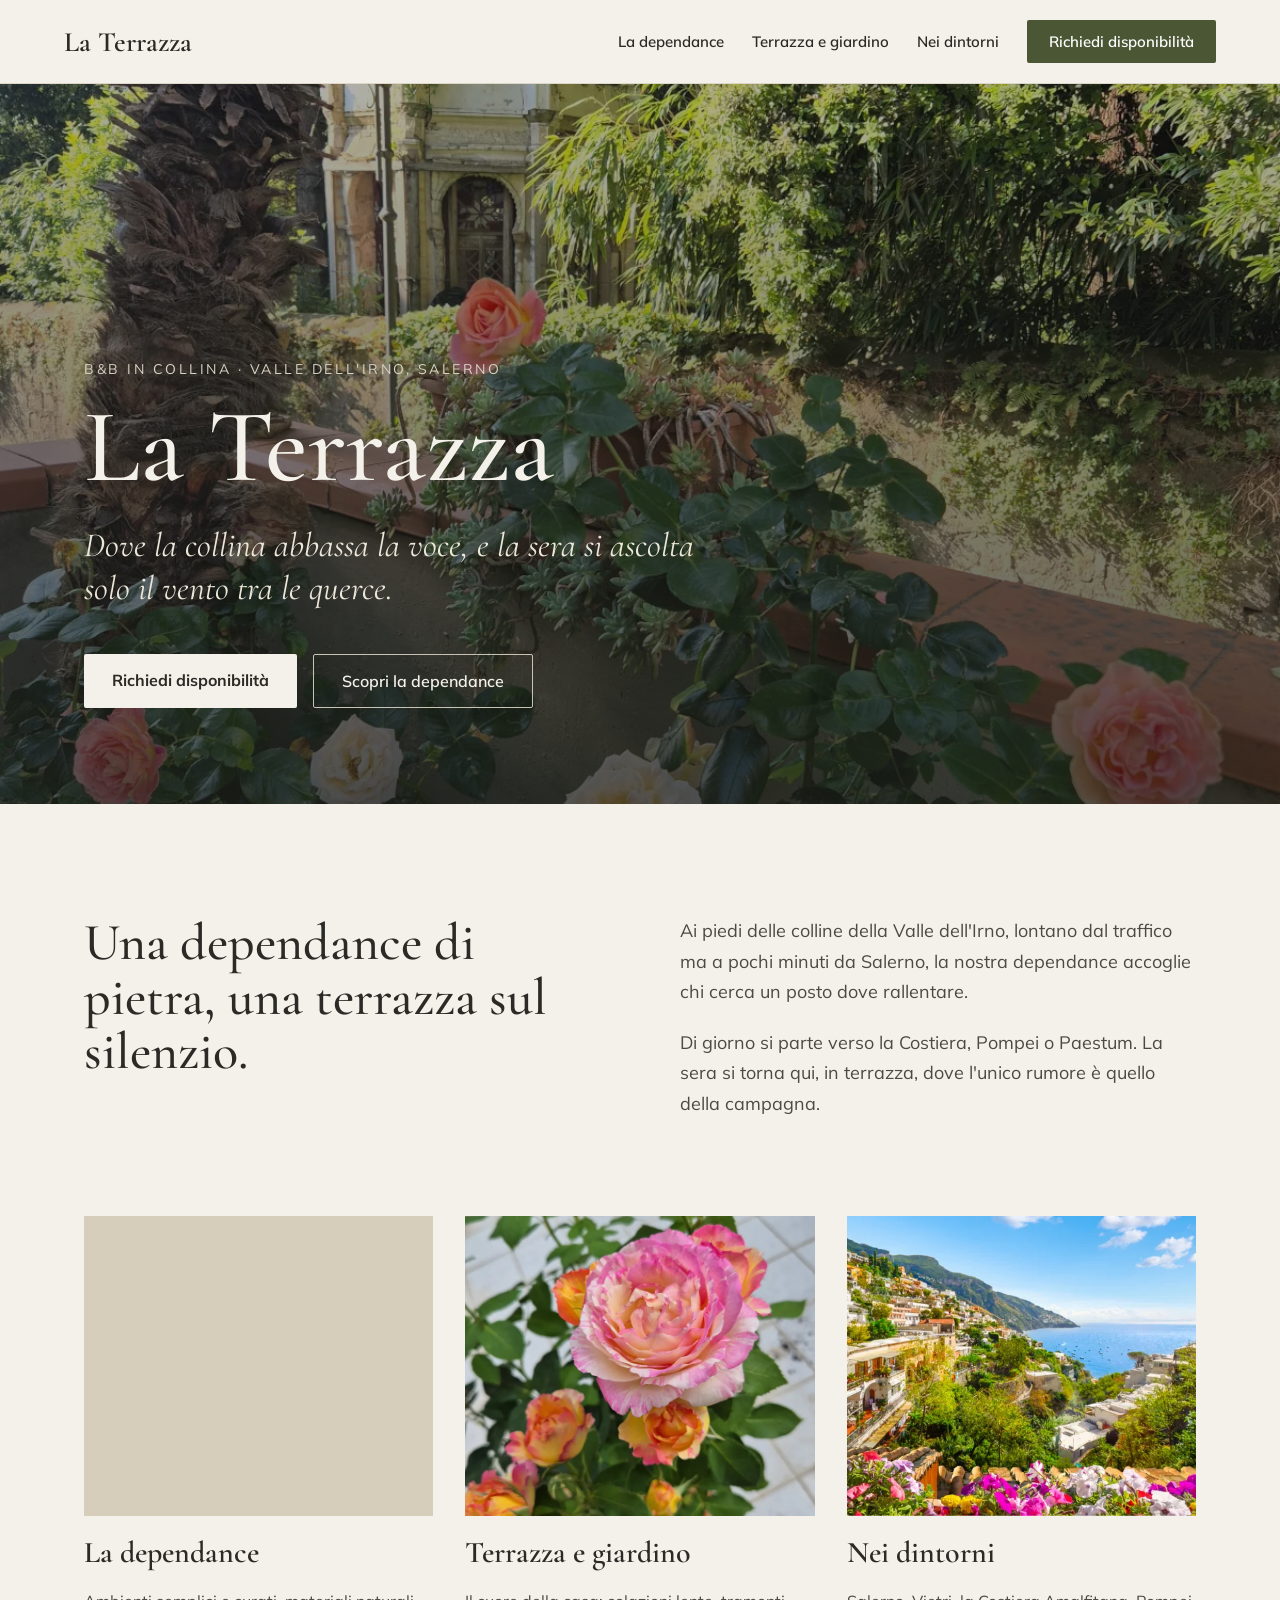
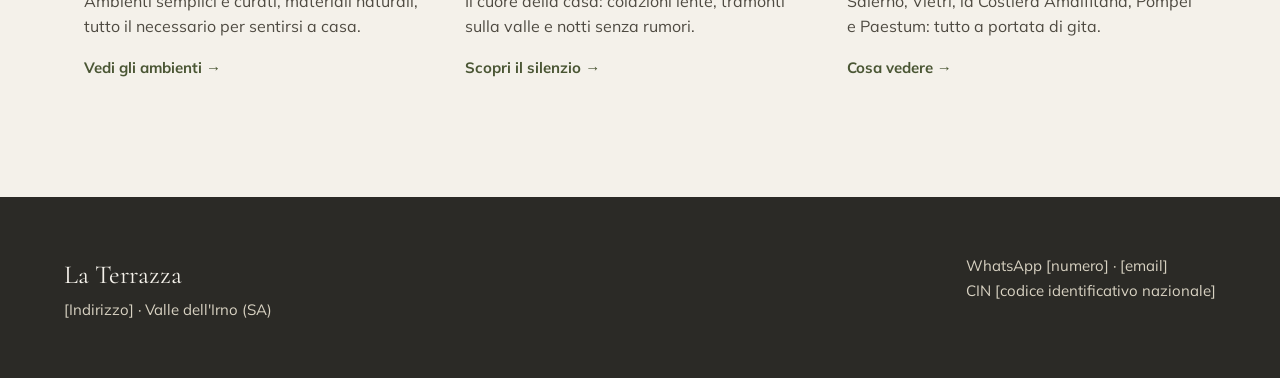
<file: index.html>
<!doctype html>
<html lang="it">
  <head>
    <meta charset="utf-8" />
    <meta name="viewport" content="width=device-width, initial-scale=1" />
    <title>La Terrazza – Home</title>
    <meta
      name="description"
      content="B&B rustico in collina nella Valle dell'Irno, a pochi minuti da Salerno e dalla Costiera Amalfitana."
    />
    <link rel="preconnect" href="https://fonts.googleapis.com" />
    <link
      href="https://fonts.googleapis.com/css2?family=Cormorant+Garamond:ital,wght@0,500;0,600;1,500&family=Mulish:wght@400;600;700&display=swap"
      rel="stylesheet"
    />
    <style>
      body {
        margin: 0;
        background: #f4f1ea;
      }
      a {
        color: #4a5634;
      }
      a:hover {
        color: #2f3820;
      }
    </style>
    <link rel="stylesheet" href="style.css" />
    <script src="menu.js" defer></script>
  </head>
  <body>
    <div
      style="
        font-family: &quot;Mulish&quot;, sans-serif;
        color: #2b2a26;
        background: #f4f1ea;
        min-height: 100vh;
      "
    >
      <header
        class="site-header"
        style="
          display: flex;
          flex-wrap: wrap;
          align-items: center;
          justify-content: space-between;
          gap: 16px 32px;
          padding: 20px 5%;
          border-bottom: 1px solid #ddd6c8;
          background: #f4f1ea;
        "
      >
        <a
          href="index.html"
          style="
            font-family: &quot;Cormorant Garamond&quot;, serif;
            font-size: 28px;
            font-weight: 600;
            color: #2b2a26;
            text-decoration: none;
          "
          >La Terrazza</a
        >
        <button
          type="button"
          class="menu-toggle"
          aria-expanded="false"
          aria-controls="menu-principale"
          aria-label="Apri il menu"
        >
          <svg
            class="icon-burger"
            aria-hidden="true"
            width="24"
            height="24"
            viewBox="0 0 24 24"
            fill="none"
            stroke="currentColor"
            stroke-width="1.8"
            stroke-linecap="round"
          >
            <path d="M4 7h16M4 12h16M4 17h16"></path>
          </svg>
          <svg
            class="icon-close"
            aria-hidden="true"
            width="24"
            height="24"
            viewBox="0 0 24 24"
            fill="none"
            stroke="currentColor"
            stroke-width="1.8"
            stroke-linecap="round"
          >
            <path d="M6 6l12 12M18 6L6 18"></path>
          </svg>
        </button>
        <nav
          id="menu-principale"
          class="site-nav"
          aria-label="Principale"
          style="
            display: flex;
            flex-wrap: wrap;
            align-items: center;
            gap: 8px 28px;
            font-size: 15px;
            font-weight: 600;
          "
        >
          <a
            href="dependance.html"
            style="color: #2b2a26; text-decoration: none; padding: 12px 0"
            >La dependance</a
          >
          <a
            href="terrazza.html"
            style="color: #2b2a26; text-decoration: none; padding: 12px 0"
            >Terrazza e giardino</a
          >
          <a
            href="dintorni.html"
            style="color: #2b2a26; text-decoration: none; padding: 12px 0"
            >Nei dintorni</a
          >
          <a
            href="contatti.html"
            style="
              color: #ffffff;
              background: #4a5634;
              text-decoration: none;
              padding: 12px 22px;
              border-radius: 2px;
            "
            >Richiedi disponibilità</a
          >
        </nav>
      </header>

      <section
        style="
          position: relative;
          height: 720px;
          background:
            linear-gradient(rgba(25, 28, 20, 0.35), rgba(25, 28, 20, 0.72)),
            url('img/terrazza/gard1.webp')
              center / cover no-repeat #3b4130;
          display: flex;
          align-items: flex-end;
          overflow: hidden;
        "
      >

        <div
          style="
            width: 100%;
            max-width: 1240px;
            margin: 0 auto;
            padding: 0 5% 96px;
            box-sizing: border-box;
          "
        >
          <p
            style="
              margin: 0 0 20px;
              font-size: 14px;
              letter-spacing: 0.18em;
              text-transform: uppercase;
              color: #d8d2c2;
            "
          >
            B&amp;B in collina · Valle dell'Irno, Salerno
          </p>
          <h1
            style="
              margin: 0;
              font-family: &quot;Cormorant Garamond&quot;, serif;
              font-weight: 500;
              font-size: 104px;
              line-height: 0.95;
              color: #f4f1ea;
            "
          >
            La Terrazza
          </h1>
          <p
            style="
              margin: 28px 0 0;
              max-width: 620px;
              font-family: &quot;Cormorant Garamond&quot;, serif;
              font-style: italic;
              font-size: 34px;
              line-height: 1.25;
              color: #ede7da;
            "
          >
            Dove la collina abbassa la voce, e la sera si ascolta solo il vento
            tra le querce.
          </p>
          <div
            style="display: flex; flex-wrap: wrap; gap: 16px; margin-top: 44px"
          >
            <a
              href="contatti.html"
              style="
                background: #f4f1ea;
                color: #2b2a26;
                text-decoration: none;
                font-weight: 700;
                font-size: 16px;
                padding: 16px 28px;
                border-radius: 2px;
              "
              >Richiedi disponibilità</a
            >
            <a
              href="dependance.html"
              style="
                color: #f4f1ea;
                text-decoration: none;
                font-weight: 600;
                font-size: 16px;
                padding: 16px 28px;
                border: 1px solid #c9c3b3;
                border-radius: 2px;
              "
              >Scopri la dependance</a
            >
          </div>
        </div>
      </section>

      <section
        style="
          max-width: 1240px;
          margin: 0 auto;
          padding: 112px 5% 64px;
          box-sizing: border-box;
          display: grid;
          grid-template-columns: repeat(auto-fit, minmax(320px, 1fr));
          gap: 48px 80px;
          align-items: start;
        "
      >
        <h2
          style="
            margin: 0;
            font-family: &quot;Cormorant Garamond&quot;, serif;
            font-weight: 500;
            font-size: 52px;
            line-height: 1.05;
          "
        >
          Una dependance di pietra, una terrazza sul silenzio.
        </h2>
        <div style="font-size: 18px; line-height: 1.7; color: #4e4a41">
          <p style="margin: 0 0 20px">
            Ai piedi delle colline della Valle dell'Irno, lontano dal traffico
            ma a pochi minuti da Salerno, la nostra dependance accoglie chi
            cerca un posto dove rallentare.
          </p>
          <p style="margin: 0">
            Di giorno si parte verso la Costiera, Pompei o Paestum. La sera si
            torna qui, in terrazza, dove l'unico rumore è quello della campagna.
          </p>
        </div>
      </section>

      <section
        style="
          max-width: 1240px;
          margin: 0 auto;
          padding: 32px 5% 120px;
          box-sizing: border-box;
          display: grid;
          grid-template-columns: repeat(auto-fit, minmax(300px, 1fr));
          gap: 32px;
        "
      >
        <a
          href="dependance.html"
          style="
            display: flex;
            flex-direction: column;
            gap: 18px;
            text-decoration: none;
            color: #2b2a26;
          "
        >
          <div
            role="img"
            aria-label="Camera con travi a vista (foto temporanea)"
            style="
              height: 300px;
              background: #d6cdbb
                url(&quot;https://images.unsplash.com/photo-1752942158170-38cd41c574d6?auto=format&fit=crop&w=1600&q=70&quot;)
                center / cover no-repeat;
              display: flex;
              align-items: flex-end;
              padding: 16px;
              box-sizing: border-box;
              font-size: 12px;
              letter-spacing: 0.12em;
              text-transform: uppercase;
              color: #3f3b33;
            "
          >
          </div>
          <span
            style="
              font-family: &quot;Cormorant Garamond&quot;, serif;
              font-size: 30px;
              font-weight: 600;
            "
            >La dependance</span
          >
          <span style="font-size: 16px; line-height: 1.6; color: #4e4a41"
            >Ambienti semplici e curati, materiali naturali, tutto il necessario
            per sentirsi a casa.</span
          >
          <span style="font-size: 15px; font-weight: 700; color: #4a5634"
            >Vedi gli ambienti →</span
          >
        </a>
        <a
          href="terrazza.html"
          style="
            display: flex;
            flex-direction: column;
            gap: 18px;
            text-decoration: none;
            color: #2b2a26;
          "
        >
          <div
            role="img"
            aria-label="Laghetto in giardino con anatre (foto temporanea)"
            style="
              height: 300px;
              background: #d6cdbb
                url('img/terrazza/rose1.webp')
                center / cover no-repeat;
              display: flex;
              align-items: flex-end;
              padding: 16px;
              box-sizing: border-box;
              font-size: 12px;
              letter-spacing: 0.12em;
              text-transform: uppercase;
              color: #3f3b33;
            "
          >
          </div>
          <span
            style="
              font-family: &quot;Cormorant Garamond&quot;, serif;
              font-size: 30px;
              font-weight: 600;
            "
            >Terrazza e giardino</span
          >
          <span style="font-size: 16px; line-height: 1.6; color: #4e4a41"
            >Il cuore della casa: colazioni lente, tramonti sulla valle e notti
            senza rumori.</span
          >
          <span style="font-size: 15px; font-weight: 700; color: #4a5634"
            >Scopri il silenzio →</span
          >
        </a>
        <a
          href="dintorni.html"
          style="
            display: flex;
            flex-direction: column;
            gap: 18px;
            text-decoration: none;
            color: #2b2a26;
          "
        >
          <div
            role="img"
            aria-label="Case sulla scogliera della Costiera Amalfitana (foto temporanea)"
            style="
              height: 300px;
              background: #d6cdbb
                url('img/dintorni/dint.webp')
                center / cover no-repeat;
              display: flex;
              align-items: flex-end;
              padding: 16px;
              box-sizing: border-box;
              font-size: 12px;
              letter-spacing: 0.12em;
              text-transform: uppercase;
              color: #3f3b33;
            "
          >

          </div>
          <span
            style="
              font-family: &quot;Cormorant Garamond&quot;, serif;
              font-size: 30px;
              font-weight: 600;
            "
            >Nei dintorni</span
          >
          <span style="font-size: 16px; line-height: 1.6; color: #4e4a41"
            >Salerno, Vietri, la Costiera Amalfitana, Pompei e Paestum: tutto a
            portata di gita.</span
          >
          <span style="font-size: 15px; font-weight: 700; color: #4a5634"
            >Cosa vedere →</span
          >
        </a>
      </section>

      <footer
        style="
          background: #2b2a26;
          color: #d8d2c2;
          padding: 56px 5%;
          display: flex;
          flex-wrap: wrap;
          justify-content: space-between;
          gap: 24px 48px;
          font-size: 15px;
          line-height: 1.7;
        "
      >
        <div>
          <div
            style="
              font-family: &quot;Cormorant Garamond&quot;, serif;
              font-size: 26px;
              color: #f4f1ea;
            "
          >
            La Terrazza
          </div>
          <div>[Indirizzo] · Valle dell'Irno (SA)</div>
        </div>
        <div>
          <div>WhatsApp [numero] · [email]</div>
          <div>CIN [codice identificativo nazionale]</div>
        </div>
      </footer>
    </div>
  </body>
</html>
</file>
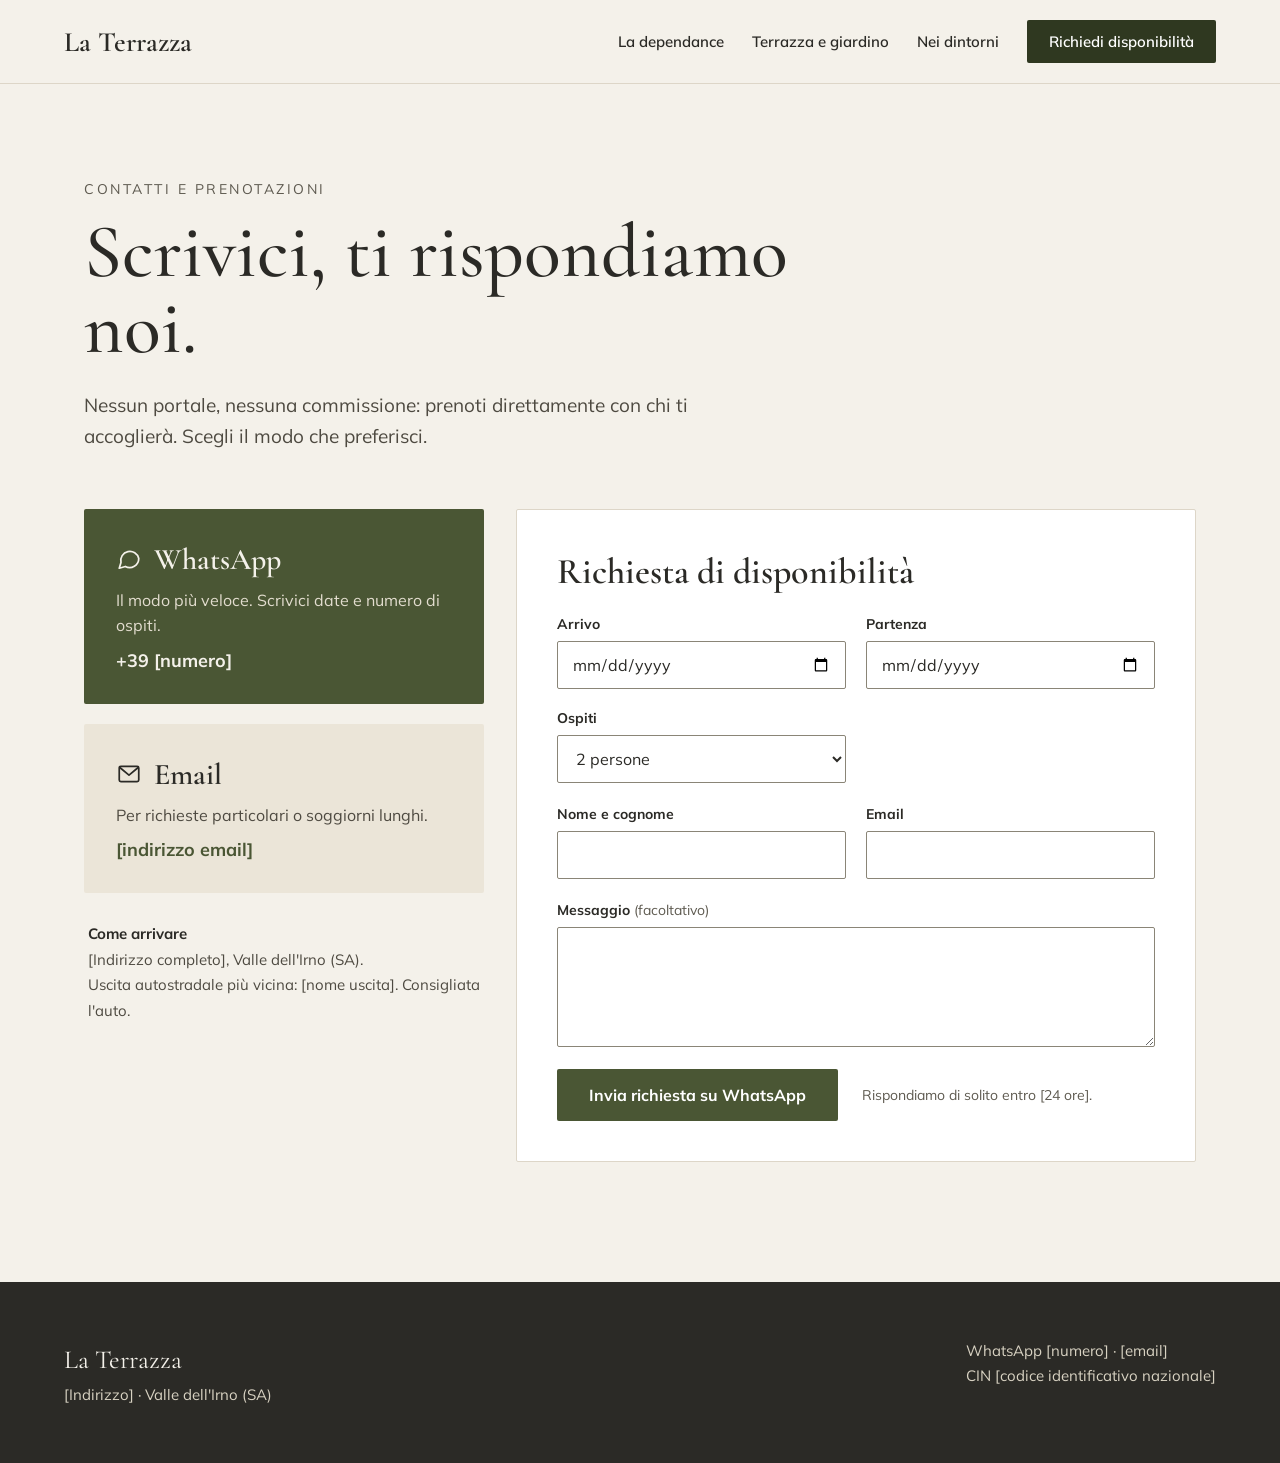
<file: contatti.html>
<!doctype html>
<html lang="it">
<head>
<meta charset="utf-8">
<meta name="viewport" content="width=device-width, initial-scale=1">
<title>La Terrazza – Contatti e prenotazioni</title>
<meta name="description" content="Contatti e richiesta di disponibilità: WhatsApp ed email.">
<link rel="preconnect" href="https://fonts.googleapis.com">
<link href="https://fonts.googleapis.com/css2?family=Cormorant+Garamond:ital,wght@0,500;0,600;1,500&family=Mulish:wght@400;600;700&display=swap" rel="stylesheet">
<style>
body{margin:0;background:#F4F1EA}
a{color:#4A5634}a:hover{color:#2F3820}
input,select,textarea{font:inherit;color:#2B2A26;background:#FFFFFF;border:1px solid #8A8577;border-radius:2px;padding:12px 14px;min-height:48px;box-sizing:border-box;width:100%}
input:focus,select:focus,textarea:focus{outline:2px solid #4A5634;outline-offset:1px}
</style>
<link rel="stylesheet" href="style.css">
<script src="menu.js" defer></script>
</head>
<body>
<div style="font-family: 'Mulish', sans-serif; color: #2B2A26; background: #F4F1EA; min-height: 100vh">

<header class="site-header" style="display: flex; flex-wrap: wrap; align-items: center; justify-content: space-between; gap: 16px 32px; padding: 20px 5%; border-bottom: 1px solid #DDD6C8; background: #F4F1EA">
<a href="index.html" style="font-family: 'Cormorant Garamond', serif; font-size: 28px; font-weight: 600; color: #2B2A26; text-decoration: none">La Terrazza</a>
<button type="button" class="menu-toggle" aria-expanded="false" aria-controls="menu-principale" aria-label="Apri il menu">
<svg class="icon-burger" aria-hidden="true" width="24" height="24" viewBox="0 0 24 24" fill="none" stroke="currentColor" stroke-width="1.8" stroke-linecap="round"><path d="M4 7h16M4 12h16M4 17h16"></path></svg>
<svg class="icon-close" aria-hidden="true" width="24" height="24" viewBox="0 0 24 24" fill="none" stroke="currentColor" stroke-width="1.8" stroke-linecap="round"><path d="M6 6l12 12M18 6L6 18"></path></svg>
</button>
<nav id="menu-principale" class="site-nav" aria-label="Principale" style="display: flex; flex-wrap: wrap; align-items: center; gap: 8px 28px; font-size: 15px; font-weight: 600">
<a href="dependance.html" style="color: #2B2A26; text-decoration: none; padding: 12px 0">La dependance</a>
<a href="terrazza.html" style="color: #2B2A26; text-decoration: none; padding: 12px 0">Terrazza e giardino</a>
<a href="dintorni.html" style="color: #2B2A26; text-decoration: none; padding: 12px 0">Nei dintorni</a>
<a href="contatti.html" aria-current="page" style="color: #FFFFFF; background: #2F3820; text-decoration: none; padding: 12px 22px; border-radius: 2px">Richiedi disponibilità</a>
</nav>
</header>

<section style="max-width: 1240px; margin: 0 auto; padding: 96px 5% 56px; box-sizing: border-box">
<p style="margin: 0 0 16px; font-size: 14px; letter-spacing: 0.18em; text-transform: uppercase; color: #5E5A50">Contatti e prenotazioni</p>
<h1 style="margin: 0; max-width: 820px; font-family: 'Cormorant Garamond', serif; font-weight: 500; font-size: 76px; line-height: 1">Scrivici, ti rispondiamo noi.</h1>
<p style="margin: 24px 0 0; max-width: 640px; font-size: 19px; line-height: 1.65; color: #4E4A41">Nessun portale, nessuna commissione: prenoti direttamente con chi ti accoglierà. Scegli il modo che preferisci.</p>
</section>

<section style="max-width: 1240px; margin: 0 auto; padding: 0 5% 120px; box-sizing: border-box; display: flex; flex-wrap: wrap; gap: 32px; align-items: flex-start">

<div style="flex: 1 1 320px; display: flex; flex-direction: column; gap: 20px">
<a href="https://wa.me/39XXXXXXXXXX" style="display: flex; flex-direction: column; gap: 10px; background: #4A5634; color: #F4F1EA; text-decoration: none; padding: 32px; border-radius: 2px">
<span style="display: flex; align-items: center; gap: 12px; font-family: 'Cormorant Garamond', serif; font-size: 30px; font-weight: 600">
<svg aria-hidden="true" width="26" height="26" viewBox="0 0 24 24" fill="none" stroke="currentColor" stroke-width="1.6" stroke-linecap="round" stroke-linejoin="round"><path d="M21 11.5a8.4 8.4 0 0 1-12.4 7.4L3 20.5l1.6-5.3A8.4 8.4 0 1 1 21 11.5z"></path></svg>
WhatsApp
</span>
<span style="font-size: 16px; line-height: 1.6; color: #E3DDCF">Il modo più veloce. Scrivici date e numero di ospiti.</span>
<span style="font-size: 18px; font-weight: 700">+39 [numero]</span>
</a>
<a href="mailto:" style="display: flex; flex-direction: column; gap: 10px; background: #EBE5D8; color: #2B2A26; text-decoration: none; padding: 32px; border-radius: 2px">
<span style="display: flex; align-items: center; gap: 12px; font-family: 'Cormorant Garamond', serif; font-size: 30px; font-weight: 600">
<svg aria-hidden="true" width="26" height="26" viewBox="0 0 24 24" fill="none" stroke="currentColor" stroke-width="1.6" stroke-linecap="round" stroke-linejoin="round"><rect x="3" y="5" width="18" height="14" rx="1.5"></rect><path d="M3.5 6l8.5 7 8.5-7"></path></svg>
Email
</span>
<span style="font-size: 16px; line-height: 1.6; color: #4E4A41">Per richieste particolari o soggiorni lunghi.</span>
<span style="font-size: 18px; font-weight: 700; color: #4A5634">[indirizzo email]</span>
</a>
<div style="padding: 8px 4px; font-size: 15px; line-height: 1.7; color: #4E4A41">
<strong style="color: #2B2A26">Come arrivare</strong><br>
[Indirizzo completo], Valle dell'Irno (SA).<br>
Uscita autostradale più vicina: [nome uscita]. Consigliata l'auto.
</div>
</div>

<div style="flex: 2 1 520px; min-width: 0; background: #FFFFFF; border: 1px solid #DDD6C8; padding: 40px; box-sizing: border-box; border-radius: 2px">
<div id="form-box">
<form id="richiesta" style="display: flex; flex-direction: column; gap: 22px">
<h2 style="margin: 0; font-family: 'Cormorant Garamond', serif; font-weight: 600; font-size: 36px">Richiesta di disponibilità</h2>
<div style="display: grid; grid-template-columns: repeat(auto-fit, minmax(200px, 1fr)); gap: 20px">
<div style="display: flex; flex-direction: column; gap: 8px"><label for="arrivo" style="font-size: 14px; font-weight: 700">Arrivo</label><input id="arrivo" type="date" required></div>
<div style="display: flex; flex-direction: column; gap: 8px"><label for="partenza" style="font-size: 14px; font-weight: 700">Partenza</label><input id="partenza" type="date" required></div>
<div style="display: flex; flex-direction: column; gap: 8px"><label for="ospiti" style="font-size: 14px; font-weight: 700">Ospiti</label>
<select id="ospiti"><option>1 persona</option><option selected>2 persone</option><option>3 persone</option><option>4 persone</option></select></div>
</div>
<div style="display: grid; grid-template-columns: repeat(auto-fit, minmax(240px, 1fr)); gap: 20px">
<div style="display: flex; flex-direction: column; gap: 8px"><label for="nome" style="font-size: 14px; font-weight: 700">Nome e cognome</label><input id="nome" type="text" required autocomplete="name"></div>
<div style="display: flex; flex-direction: column; gap: 8px"><label for="email" style="font-size: 14px; font-weight: 700">Email</label><input id="email" type="email" autocomplete="email"></div>
</div>
<div style="display: flex; flex-direction: column; gap: 8px"><label for="messaggio" style="font-size: 14px; font-weight: 700">Messaggio <span style="font-weight: 400; color: #5E5A50">(facoltativo)</span></label><textarea id="messaggio" rows="4" style="min-height: 120px; resize: vertical"></textarea></div>
<div style="display: flex; flex-wrap: wrap; align-items: center; gap: 16px 24px">
<button type="submit" style="font: inherit; font-weight: 700; font-size: 16px; color: #FFFFFF; background: #4A5634; border: 0; border-radius: 2px; padding: 16px 32px; min-height: 52px; cursor: pointer">Invia richiesta su WhatsApp</button>
<span style="font-size: 14px; color: #5E5A50">Rispondiamo di solito entro [24 ore].</span>
</div>
</form>
</div>
<div id="sent-box" hidden>
<div role="status" style="display: flex; flex-direction: column; gap: 16px; padding: 48px 0; text-align: center; align-items: center">
<svg aria-hidden="true" width="48" height="48" viewBox="0 0 24 24" fill="none" stroke="#4A5634" stroke-width="1.5" stroke-linecap="round" stroke-linejoin="round"><circle cx="12" cy="12" r="9.5"></circle><path d="M7.5 12.5l3 3 6-6.5"></path></svg>
<h2 style="margin: 0; font-family: 'Cormorant Garamond', serif; font-weight: 600; font-size: 36px">Grazie, richiesta ricevuta.</h2>
<p style="margin: 0; max-width: 420px; font-size: 17px; line-height: 1.6; color: #4E4A41">Abbiamo aperto WhatsApp con il tuo messaggio già pronto: premi invio e ti rispondiamo presto con disponibilità e prezzo.</p>
<button type="button" id="nuova" style="font: inherit; font-weight: 600; font-size: 15px; color: #4A5634; background: transparent; border: 1px solid #4A5634; border-radius: 2px; padding: 12px 24px; min-height: 44px; cursor: pointer">Nuova richiesta</button>
</div>
</div>
</div>

</section>

<footer style="background: #2B2A26; color: #D8D2C2; padding: 56px 5%; display: flex; flex-wrap: wrap; justify-content: space-between; gap: 24px 48px; font-size: 15px; line-height: 1.7">
<div>
<div style="font-family: 'Cormorant Garamond', serif; font-size: 26px; color: #F4F1EA">La Terrazza</div>
<div>[Indirizzo] · Valle dell'Irno (SA)</div>
</div>
<div>
<div>WhatsApp [numero] · [email]</div>
<div>CIN [codice identificativo nazionale]</div>
</div>
</footer>

</div>
<script>
// ⚠️ Sostituisci con il tuo numero WhatsApp: prefisso 39 + numero, senza spazi né "+"
const WHATSAPP = "39XXXXXXXXXX";
const form = document.getElementById("richiesta");
form.addEventListener("submit", function (e) {
  e.preventDefault();
  const v = (id) => document.getElementById(id).value.trim();
  const fmt = (d) => d ? d.split("-").reverse().join("/") : "";
  const testo = "Ciao! Vorrei sapere se la dependance è disponibile.\n"
    + "Arrivo: " + fmt(v("arrivo")) + "\nPartenza: " + fmt(v("partenza"))
    + "\nOspiti: " + v("ospiti") + "\nNome: " + v("nome")
    + (v("email") ? "\nEmail: " + v("email") : "")
    + (v("messaggio") ? "\n\n" + v("messaggio") : "");
  window.open("https://wa.me/" + WHATSAPP + "?text=" + encodeURIComponent(testo), "_blank");
  document.getElementById("form-box").hidden = true;
  document.getElementById("sent-box").hidden = false;
});
document.getElementById("nuova").addEventListener("click", function () {
  form.reset();
  document.getElementById("sent-box").hidden = true;
  document.getElementById("form-box").hidden = false;
});
</script>
</body>
</html>
</file>
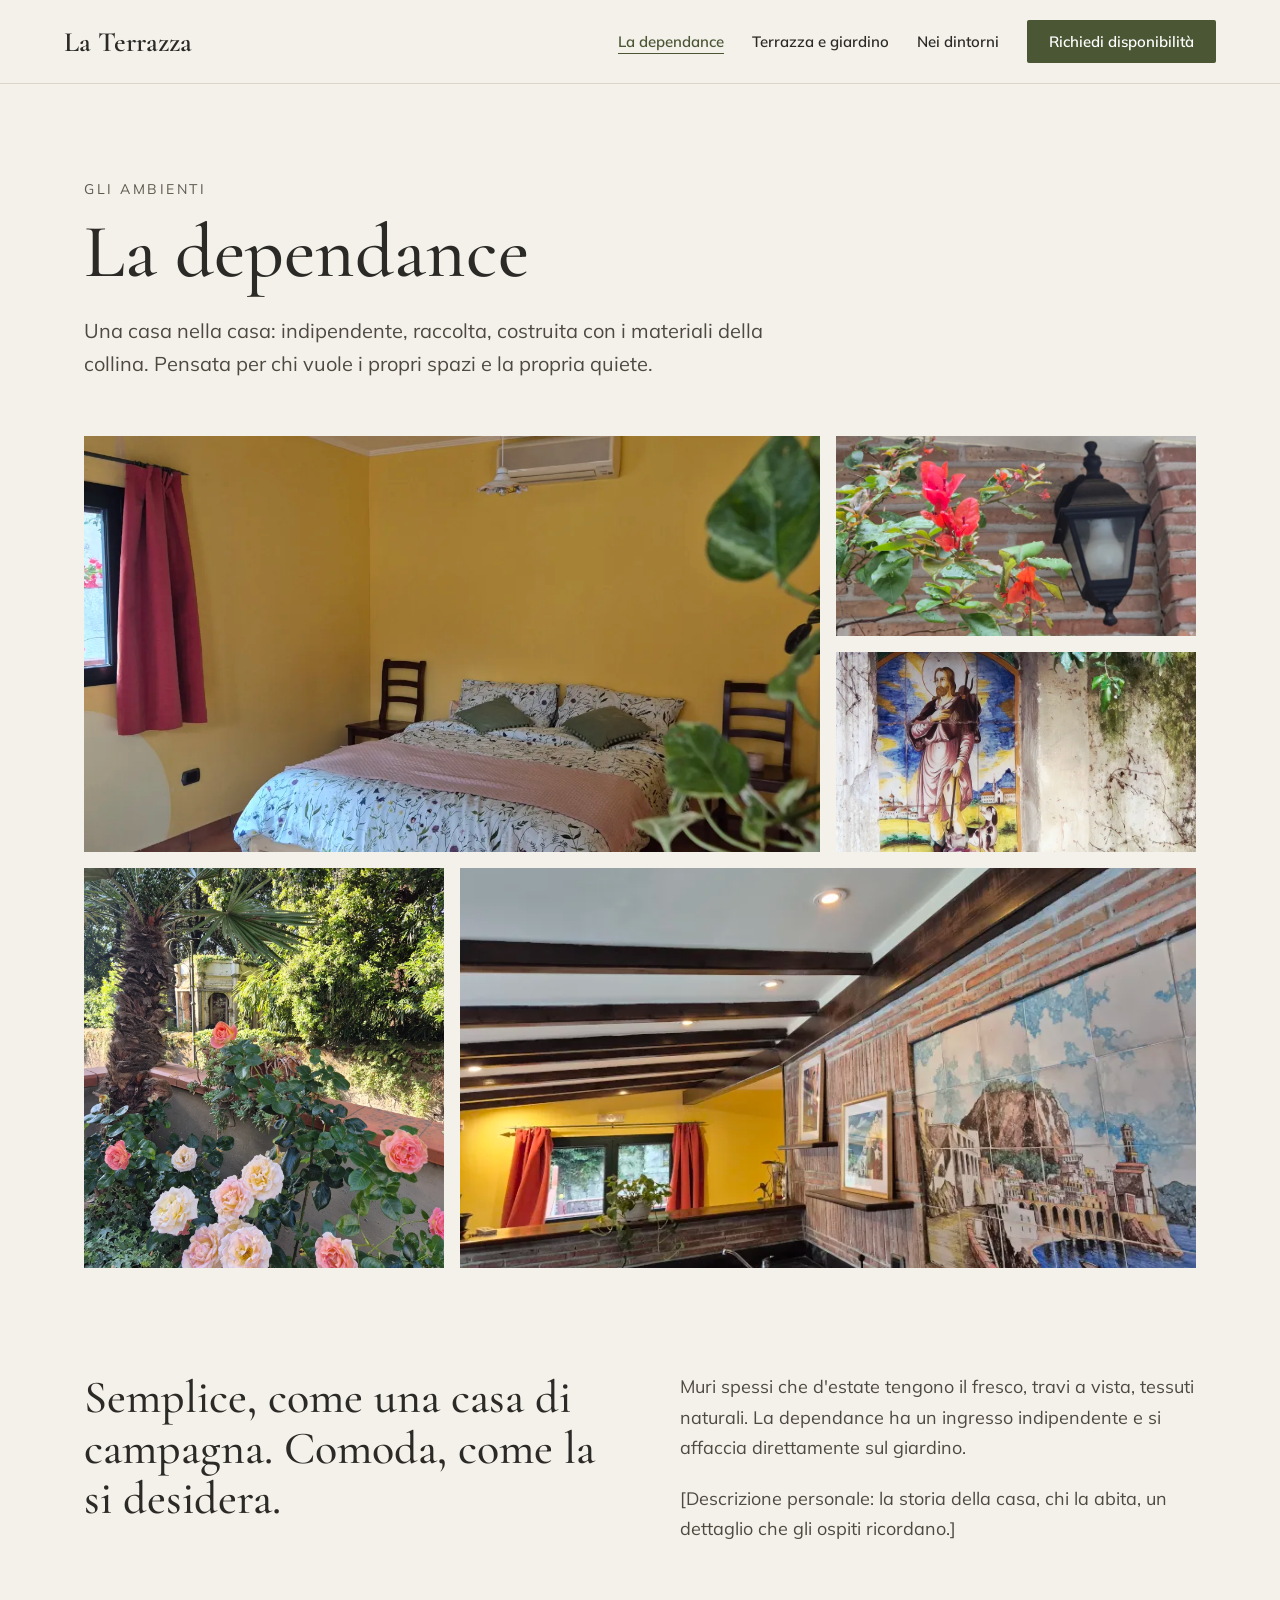
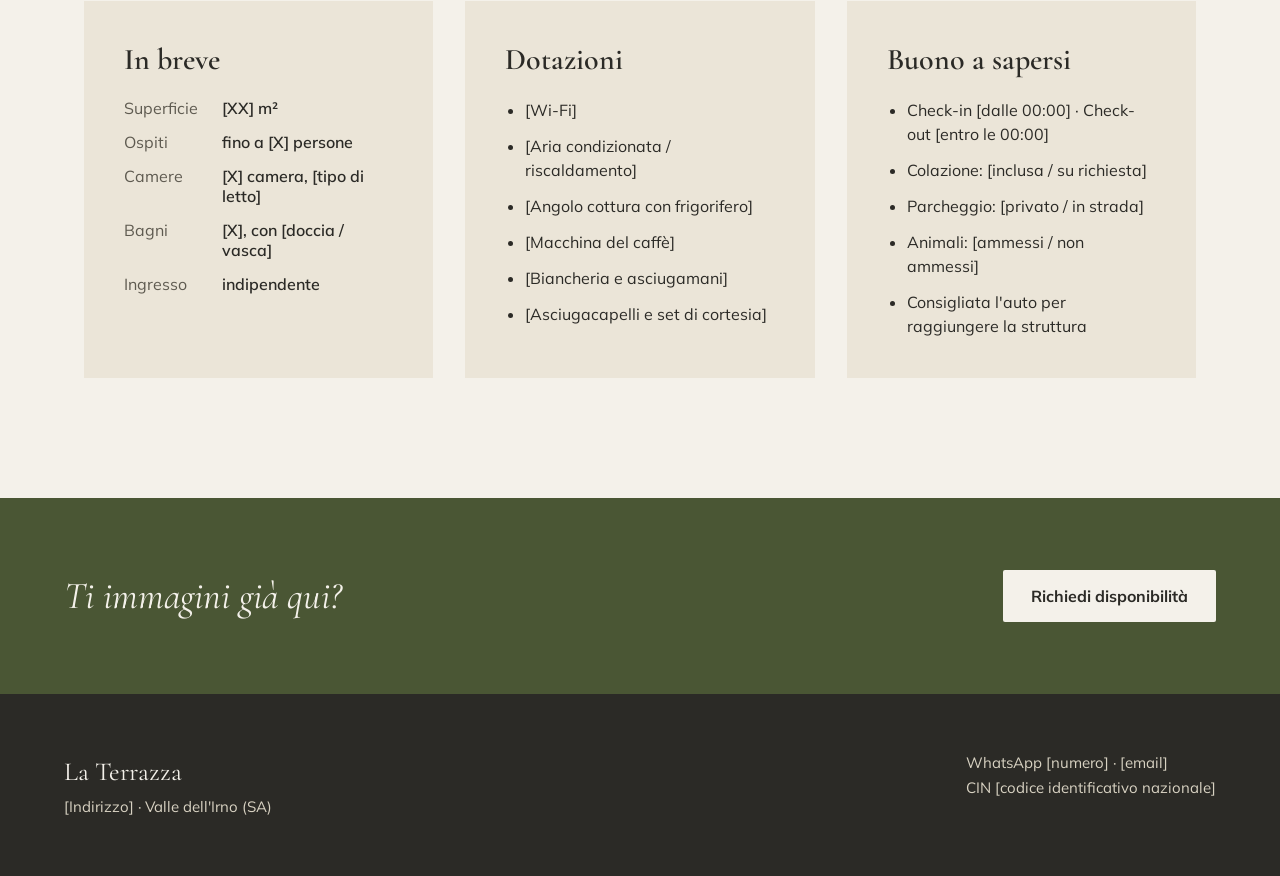
<file: dependance.html>
<!doctype html>
<html lang="it">
  <head>
    <meta charset="utf-8" />
    <meta name="viewport" content="width=device-width, initial-scale=1" />
    <title>La Terrazza – La dependance</title>
    <meta
      name="description"
      content="La dependance: ambienti, dotazioni e caratteristiche del B&B La Terrazza."
    />
    <link rel="preconnect" href="https://fonts.googleapis.com" />
    <link
      href="https://fonts.googleapis.com/css2?family=Cormorant+Garamond:ital,wght@0,500;0,600;1,500&family=Mulish:wght@400;600;700&display=swap"
      rel="stylesheet"
    />
    <style>
      body {
        margin: 0;
        background: #f4f1ea;
      }
      a {
        color: #4a5634;
      }
      a:hover {
        color: #2f3820;
      }
    </style>
    <style>
      /* Galleria: 3 colonne.
         Righe 1-2 (200px ciascuna): foto grande su 2 colonne + 2 foto piccole a destra.
         Riga 3 (400px): quercia + foto larga, più alta per mostrarla intera. */
      .galleria {
        display: grid;
        grid-template-columns: repeat(3, minmax(0, 1fr));
        grid-template-rows: 200px 200px 400px;
        gap: 16px;
      }
      .galleria .g-grande { grid-column: span 2; grid-row: span 2; }
      .galleria .g-larga { grid-column: span 2; }
      /* Tablet: 2 colonne */
      @media (max-width: 1000px) {
        .galleria { grid-template-columns: repeat(2, minmax(0, 1fr)); grid-template-rows: 180px 180px 220px 340px; }
        .galleria .g-larga { grid-column: span 1; }
      }
      /* Smartphone: una colonna */
      @media (max-width: 600px) {
        .galleria { grid-template-columns: minmax(0, 1fr); grid-template-rows: 300px 240px 240px 240px 300px; }
        .galleria .g-grande { grid-column: span 1; grid-row: span 1; }
        .galleria .g-larga { grid-column: span 1; }
      }
    </style>
    <link rel="stylesheet" href="style.css" />
    <script src="menu.js" defer></script>
  </head>
  <body>
    <div
      style="
        font-family: &quot;Mulish&quot;, sans-serif;
        color: #2b2a26;
        background: #f4f1ea;
        min-height: 100vh;
      "
    >
      <header
        class="site-header"
        style="
          display: flex;
          flex-wrap: wrap;
          align-items: center;
          justify-content: space-between;
          gap: 16px 32px;
          padding: 20px 5%;
          border-bottom: 1px solid #ddd6c8;
          background: #f4f1ea;
        "
      >
        <a
          href="index.html"
          style="
            font-family: &quot;Cormorant Garamond&quot;, serif;
            font-size: 28px;
            font-weight: 600;
            color: #2b2a26;
            text-decoration: none;
          "
          >La Terrazza</a
        >
        <button
          type="button"
          class="menu-toggle"
          aria-expanded="false"
          aria-controls="menu-principale"
          aria-label="Apri il menu"
        >
          <svg
            class="icon-burger"
            aria-hidden="true"
            width="24"
            height="24"
            viewBox="0 0 24 24"
            fill="none"
            stroke="currentColor"
            stroke-width="1.8"
            stroke-linecap="round"
          >
            <path d="M4 7h16M4 12h16M4 17h16"></path>
          </svg>
          <svg
            class="icon-close"
            aria-hidden="true"
            width="24"
            height="24"
            viewBox="0 0 24 24"
            fill="none"
            stroke="currentColor"
            stroke-width="1.8"
            stroke-linecap="round"
          >
            <path d="M6 6l12 12M18 6L6 18"></path>
          </svg>
        </button>
        <nav
          id="menu-principale"
          class="site-nav"
          aria-label="Principale"
          style="
            display: flex;
            flex-wrap: wrap;
            align-items: center;
            gap: 8px 28px;
            font-size: 15px;
            font-weight: 600;
          "
        >
          <a
            href="dependance.html"
            aria-current="page"
            style="
              color: #4a5634;
              text-decoration: underline;
              text-underline-offset: 6px;
              padding: 12px 0;
            "
            >La dependance</a
          >
          <a
            href="terrazza.html"
            style="color: #2b2a26; text-decoration: none; padding: 12px 0"
            >Terrazza e giardino</a
          >
          <a
            href="dintorni.html"
            style="color: #2b2a26; text-decoration: none; padding: 12px 0"
            >Nei dintorni</a
          >
          <a
            href="contatti.html"
            style="
              color: #ffffff;
              background: #4a5634;
              text-decoration: none;
              padding: 12px 22px;
              border-radius: 2px;
            "
            >Richiedi disponibilità</a
          >
        </nav>
      </header>

      <section
        style="
          max-width: 1240px;
          margin: 0 auto;
          padding: 96px 5% 56px;
          box-sizing: border-box;
        "
      >
        <p
          style="
            margin: 0 0 16px;
            font-size: 14px;
            letter-spacing: 0.18em;
            text-transform: uppercase;
            color: #5e5a50;
          "
        >
          Gli ambienti
        </p>
        <h1
          style="
            margin: 0;
            max-width: 820px;
            font-family: &quot;Cormorant Garamond&quot;, serif;
            font-weight: 500;
            font-size: 76px;
            line-height: 1;
          "
        >
          La dependance
        </h1>
        <p
          style="
            margin: 24px 0 0;
            max-width: 680px;
            font-size: 20px;
            line-height: 1.65;
            color: #4e4a41;
          "
        >
          Una casa nella casa: indipendente, raccolta, costruita con i materiali
          della collina. Pensata per chi vuole i propri spazi e la propria
          quiete.
        </p>
      </section>

      <section
        class="galleria"
        aria-label="Galleria fotografica"
        style="max-width: 1240px; margin: 0 auto; padding: 0 5%; box-sizing: border-box"
      >
        <div
          class="g-grande"
          role="img"
          aria-label="La dependance"
          style="
            background: #d6cdbb url(&quot;img/dependance/dep1.webp&quot;) center /
              cover no-repeat;
          "
        ></div>
        <div
          class="g-piccola"
        role="img"
          aria-label="Tavola apparecchiata per la colazione (foto temporanea)"
          style="
            background: #d6cdbb
              url('img/dependance/dep3.webp')
              center / cover no-repeat;
            display: flex;
            align-items: flex-end;
            padding: 16px;
            box-sizing: border-box;
            font-size: 12px;
            letter-spacing: 0.12em;
            text-transform: uppercase;
            color: #3f3b33;
          "
        >
        </div>
        <div
          class="g-piccola"
        role="img"
          aria-label="Stanza rustica luminosa (foto temporanea)"
          style="
            background: #d6cdbb
              url('img/terrazza/gard6.webp')
              center 80% / cover no-repeat;
            display: flex;
            align-items: flex-end;
            padding: 16px;
            box-sizing: border-box;
            font-size: 12px;
            letter-spacing: 0.12em;
            text-transform: uppercase;
            color: #3f3b33;
          "
        >
        </div>
        <div
          class="g-piccola"
          role="img"
          aria-label="Tronco e rami di una quercia"
          style="
            background: #d6cdbb
              url('img/terrazza/gard1.webp')
              center / cover no-repeat;
            display: flex;
            align-items: flex-end;
            padding: 16px;
            box-sizing: border-box;
            font-size: 12px;
            letter-spacing: 0.12em;
            text-transform: uppercase;
            color: #3f3b33;
          "
          >
        </div>
        <div
          class="g-larga"
          role="img"
          aria-label="Grande albero in un campo "
          style="
            background: #d6cdbb
              url('img/dependance/dep2.webp')
              center / cover no-repeat;
            display: flex;
            align-items: flex-end;
            padding: 16px;
            box-sizing: border-box;
            font-size: 12px;
            letter-spacing: 0.12em;
            text-transform: uppercase;
            color: #3f3b33;
          "
        >
        </div>
      </section>

      <section
        style="
          max-width: 1240px;
          margin: 0 auto;
          padding: 104px 5% 56px;
          box-sizing: border-box;
          display: grid;
          grid-template-columns: repeat(auto-fit, minmax(320px, 1fr));
          gap: 48px 80px;
        "
      >
        <h2
          style="
            margin: 0;
            font-family: &quot;Cormorant Garamond&quot;, serif;
            font-weight: 500;
            font-size: 46px;
            line-height: 1.1;
          "
        >
          Semplice, come una casa di campagna. Comoda, come la si desidera.
        </h2>
        <div style="font-size: 18px; line-height: 1.7; color: #4e4a41">
          <p style="margin: 0 0 20px">
            Muri spessi che d'estate tengono il fresco, travi a vista, tessuti
            naturali. La dependance ha un ingresso indipendente e si affaccia
            direttamente sul giardino.
          </p>
          <p style="margin: 0">
            [Descrizione personale: la storia della casa, chi la abita, un
            dettaglio che gli ospiti ricordano.]
          </p>
        </div>
      </section>

      <section
        style="
          max-width: 1240px;
          margin: 0 auto;
          padding: 0 5% 120px;
          box-sizing: border-box;
          display: grid;
          grid-template-columns: repeat(auto-fit, minmax(300px, 1fr));
          gap: 32px;
        "
      >
        <div
          style="
            background: #ebe5d8;
            padding: 40px;
            display: flex;
            flex-direction: column;
            gap: 20px;
          "
        >
          <h3
            style="
              margin: 0;
              font-family: &quot;Cormorant Garamond&quot;, serif;
              font-weight: 600;
              font-size: 30px;
            "
          >
            In breve
          </h3>
          <dl
            style="
              margin: 0;
              display: grid;
              grid-template-columns: auto 1fr;
              gap: 14px 24px;
              font-size: 16px;
            "
          >
            <dt style="color: #5e5a50">Superficie</dt>
            <dd style="margin: 0; font-weight: 600">[XX] m²</dd>
            <dt style="color: #5e5a50">Ospiti</dt>
            <dd style="margin: 0; font-weight: 600">fino a [X] persone</dd>
            <dt style="color: #5e5a50">Camere</dt>
            <dd style="margin: 0; font-weight: 600">
              [X] camera, [tipo di letto]
            </dd>
            <dt style="color: #5e5a50">Bagni</dt>
            <dd style="margin: 0; font-weight: 600">
              [X], con [doccia / vasca]
            </dd>
            <dt style="color: #5e5a50">Ingresso</dt>
            <dd style="margin: 0; font-weight: 600">indipendente</dd>
          </dl>
        </div>
        <div
          style="
            background: #ebe5d8;
            padding: 40px;
            display: flex;
            flex-direction: column;
            gap: 20px;
          "
        >
          <h3
            style="
              margin: 0;
              font-family: &quot;Cormorant Garamond&quot;, serif;
              font-weight: 600;
              font-size: 30px;
            "
          >
            Dotazioni
          </h3>
          <ul
            style="
              margin: 0;
              padding: 0 0 0 20px;
              display: grid;
              gap: 12px;
              font-size: 16px;
              line-height: 1.5;
            "
          >
            <li>[Wi-Fi]</li>
            <li>[Aria condizionata / riscaldamento]</li>
            <li>[Angolo cottura con frigorifero]</li>
            <li>[Macchina del caffè]</li>
            <li>[Biancheria e asciugamani]</li>
            <li>[Asciugacapelli e set di cortesia]</li>
          </ul>
        </div>
        <div
          style="
            background: #ebe5d8;
            padding: 40px;
            display: flex;
            flex-direction: column;
            gap: 20px;
          "
        >
          <h3
            style="
              margin: 0;
              font-family: &quot;Cormorant Garamond&quot;, serif;
              font-weight: 600;
              font-size: 30px;
            "
          >
            Buono a sapersi
          </h3>
          <ul
            style="
              margin: 0;
              padding: 0 0 0 20px;
              display: grid;
              gap: 12px;
              font-size: 16px;
              line-height: 1.5;
            "
          >
            <li>Check-in [dalle 00:00] · Check-out [entro le 00:00]</li>
            <li>Colazione: [inclusa / su richiesta]</li>
            <li>Parcheggio: [privato / in strada]</li>
            <li>Animali: [ammessi / non ammessi]</li>
            <li>Consigliata l'auto per raggiungere la struttura</li>
          </ul>
        </div>
      </section>

      <section
        style="
          background: #4a5634;
          color: #f4f1ea;
          padding: 72px 5%;
          display: flex;
          flex-wrap: wrap;
          align-items: center;
          justify-content: space-between;
          gap: 24px;
        "
      >
        <p
          style="
            margin: 0;
            font-family: &quot;Cormorant Garamond&quot;, serif;
            font-size: 38px;
            font-style: italic;
          "
        >
          Ti immagini già qui?
        </p>
        <a
          href="contatti.html"
          style="
            background: #f4f1ea;
            color: #2b2a26;
            text-decoration: none;
            font-weight: 700;
            font-size: 16px;
            padding: 16px 28px;
            border-radius: 2px;
          "
          >Richiedi disponibilità</a
        >
      </section>

      <footer
        style="
          background: #2b2a26;
          color: #d8d2c2;
          padding: 56px 5%;
          display: flex;
          flex-wrap: wrap;
          justify-content: space-between;
          gap: 24px 48px;
          font-size: 15px;
          line-height: 1.7;
        "
      >
        <div>
          <div
            style="
              font-family: &quot;Cormorant Garamond&quot;, serif;
              font-size: 26px;
              color: #f4f1ea;
            "
          >
            La Terrazza
          </div>
          <div>[Indirizzo] · Valle dell'Irno (SA)</div>
        </div>
        <div>
          <div>WhatsApp [numero] · [email]</div>
          <div>CIN [codice identificativo nazionale]</div>
        </div>
      </footer>
    </div>
  </body>
</html>
</file>
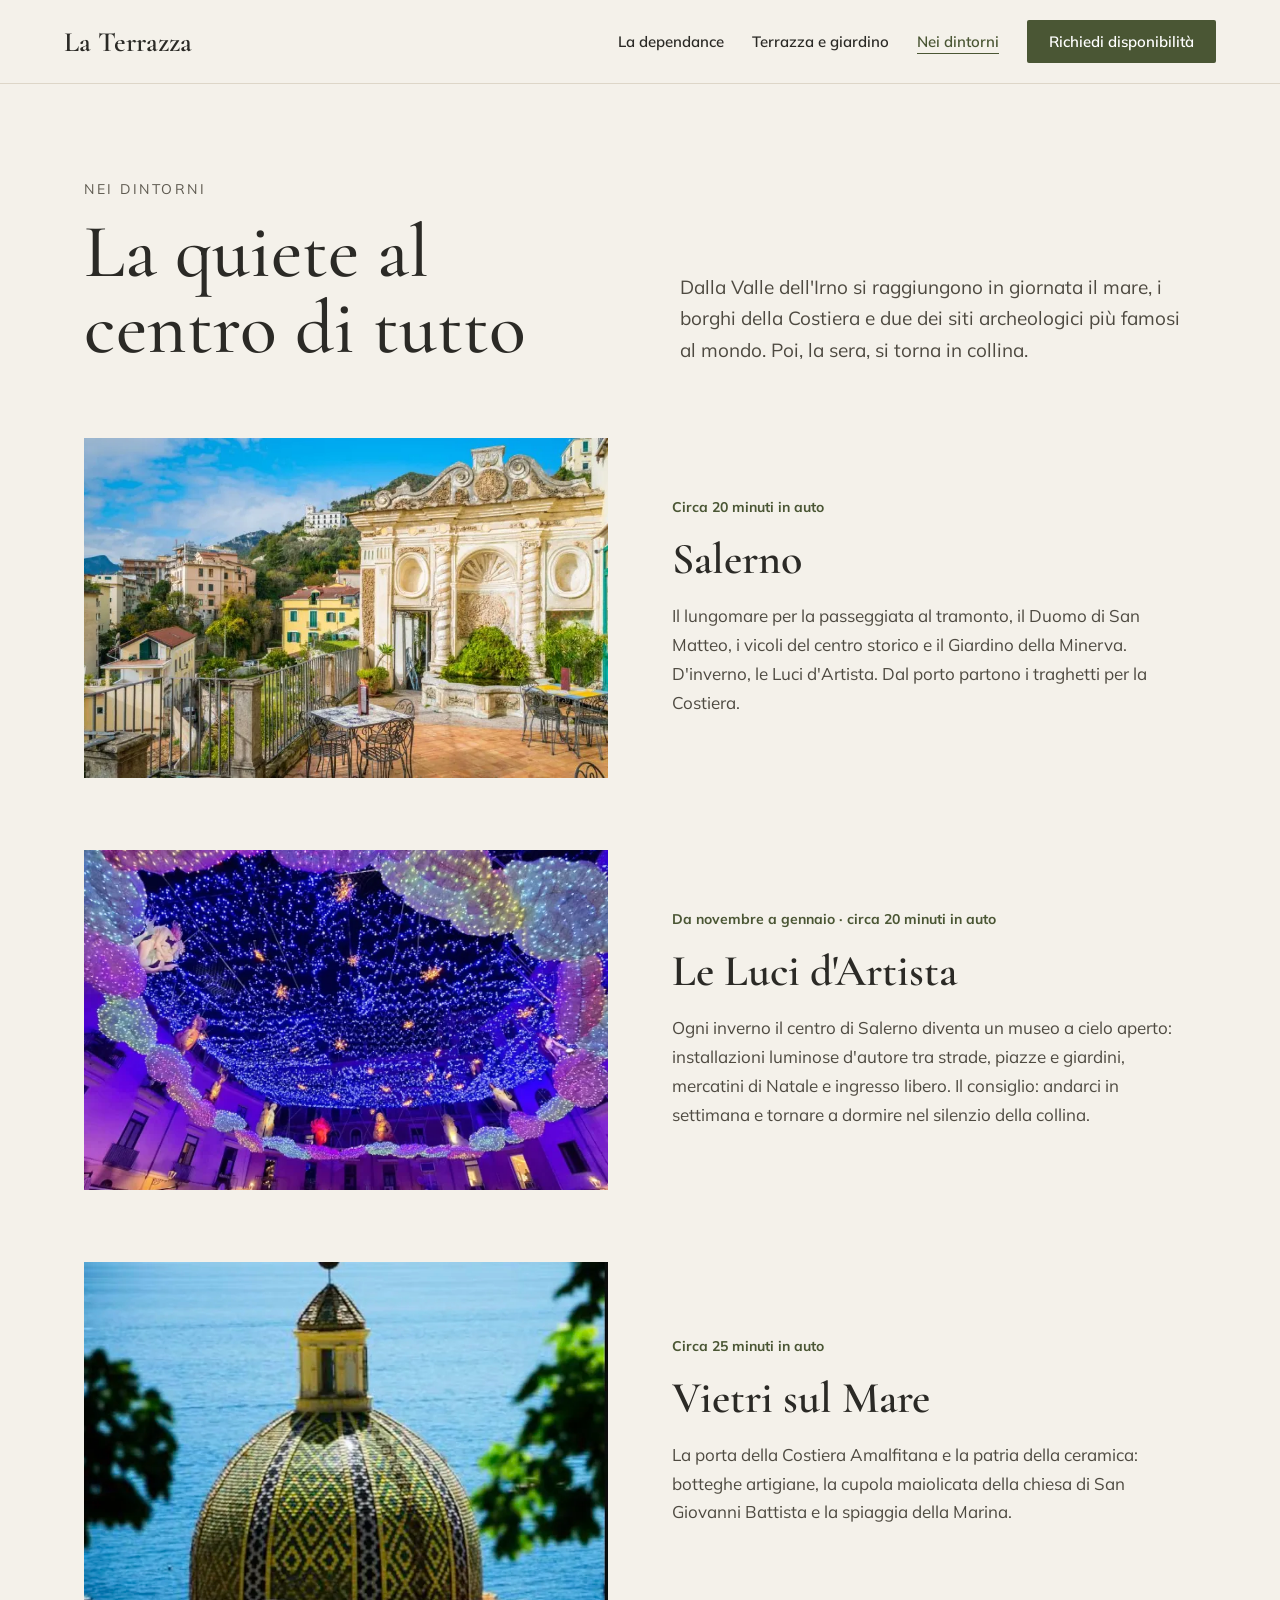
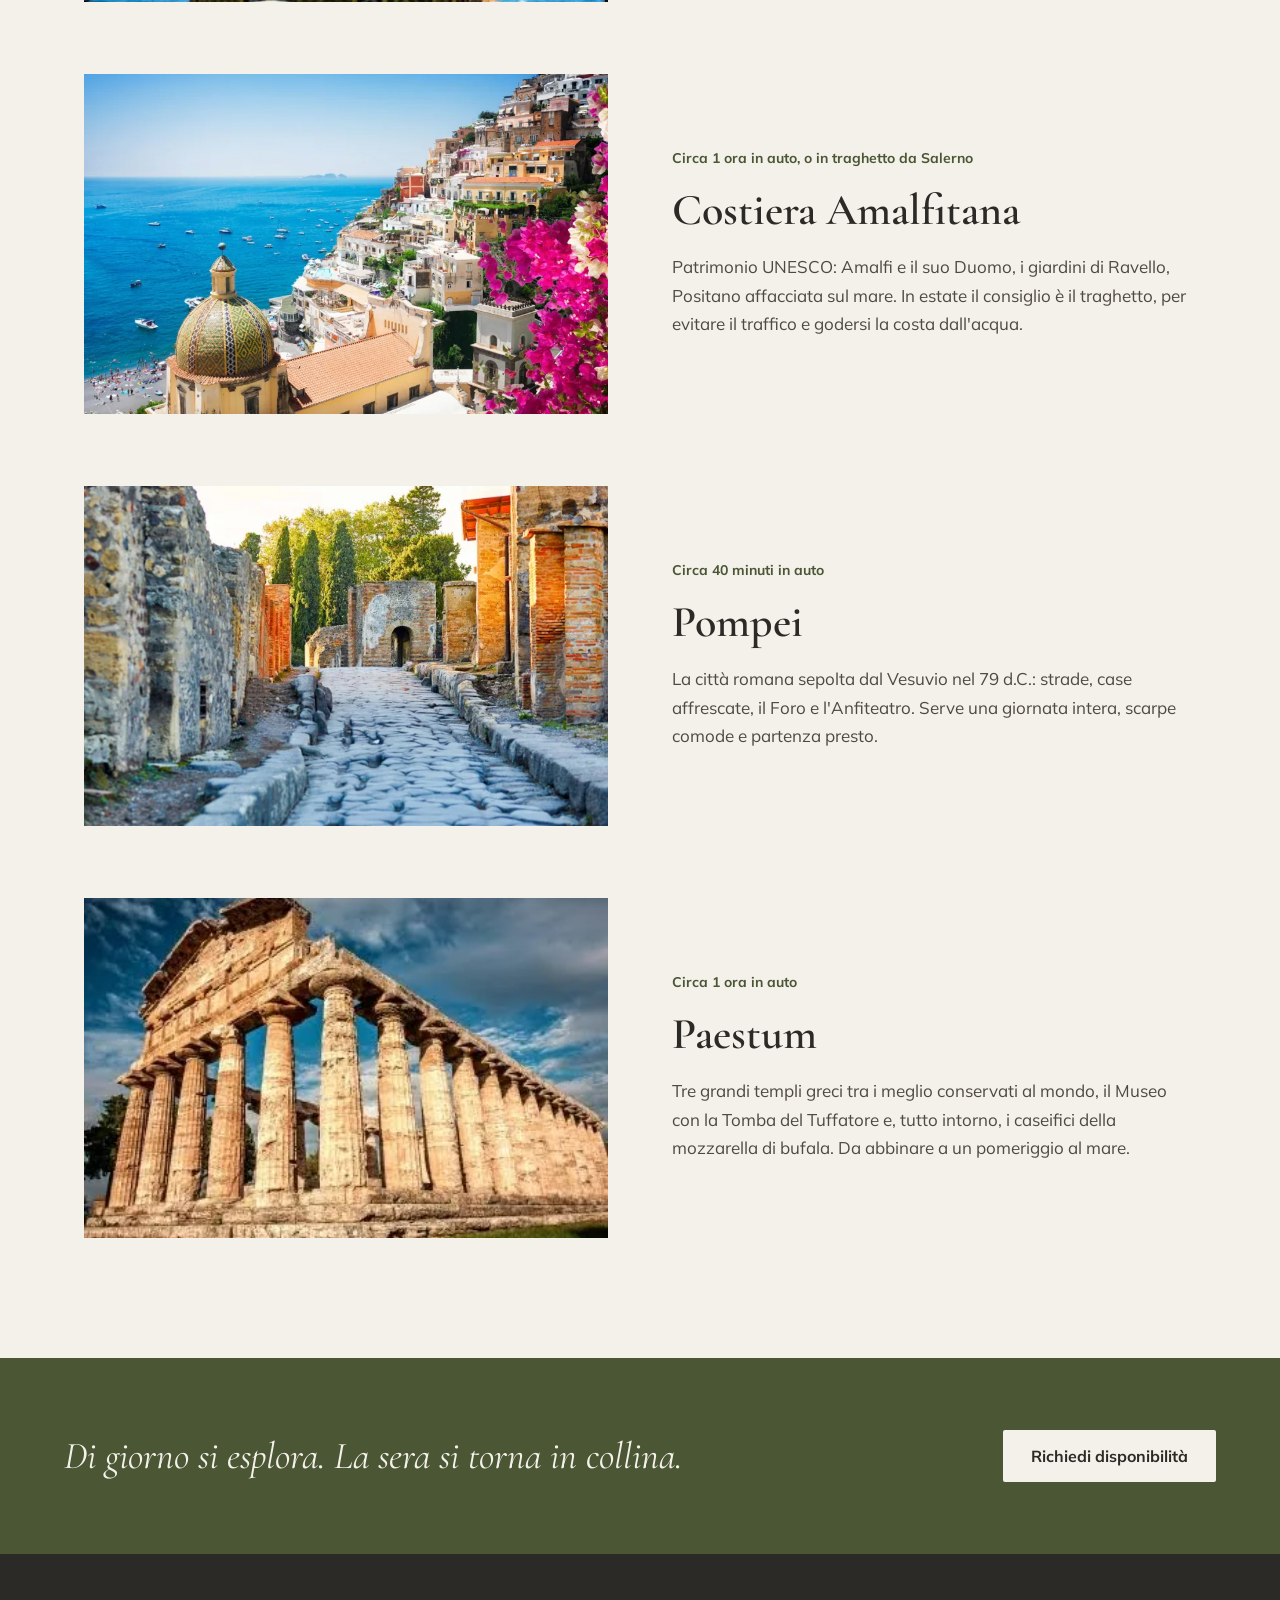
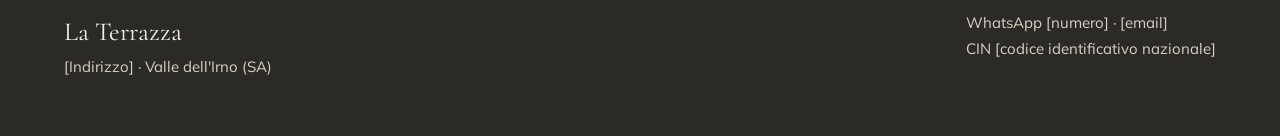
<file: dintorni.html>
<!doctype html>
<html lang="it">
  <head>
    <meta charset="utf-8" />
    <meta name="viewport" content="width=device-width, initial-scale=1" />
    <title>La Terrazza – Nei dintorni</title>
    <meta
      name="description"
      content="Cosa vedere nei dintorni: Salerno, Vietri sul Mare, Costiera Amalfitana, Pompei e Paestum."
    />
    <link rel="preconnect" href="https://fonts.googleapis.com" />
    <link
      href="https://fonts.googleapis.com/css2?family=Cormorant+Garamond:ital,wght@0,500;0,600;1,500&family=Mulish:wght@400;600;700&display=swap"
      rel="stylesheet"
    />
    <style>
      body {
        margin: 0;
        background: #f4f1ea;
      }
      a {
        color: #4a5634;
      }
      a:hover {
        color: #2f3820;
      }
    </style>
    <link rel="stylesheet" href="style.css" />
    <script src="menu.js" defer></script>
  </head>
  <body>
    <div
      style="
        font-family: &quot;Mulish&quot;, sans-serif;
        color: #2b2a26;
        background: #f4f1ea;
        min-height: 100vh;
      "
    >
      <header
        class="site-header"
        style="
          display: flex;
          flex-wrap: wrap;
          align-items: center;
          justify-content: space-between;
          gap: 16px 32px;
          padding: 20px 5%;
          border-bottom: 1px solid #ddd6c8;
          background: #f4f1ea;
        "
      >
        <a
          href="index.html"
          style="
            font-family: &quot;Cormorant Garamond&quot;, serif;
            font-size: 28px;
            font-weight: 600;
            color: #2b2a26;
            text-decoration: none;
          "
          >La Terrazza</a
        >
        <button
          type="button"
          class="menu-toggle"
          aria-expanded="false"
          aria-controls="menu-principale"
          aria-label="Apri il menu"
        >
          <svg
            class="icon-burger"
            aria-hidden="true"
            width="24"
            height="24"
            viewBox="0 0 24 24"
            fill="none"
            stroke="currentColor"
            stroke-width="1.8"
            stroke-linecap="round"
          >
            <path d="M4 7h16M4 12h16M4 17h16"></path>
          </svg>
          <svg
            class="icon-close"
            aria-hidden="true"
            width="24"
            height="24"
            viewBox="0 0 24 24"
            fill="none"
            stroke="currentColor"
            stroke-width="1.8"
            stroke-linecap="round"
          >
            <path d="M6 6l12 12M18 6L6 18"></path>
          </svg>
        </button>
        <nav
          id="menu-principale"
          class="site-nav"
          aria-label="Principale"
          style="
            display: flex;
            flex-wrap: wrap;
            align-items: center;
            gap: 8px 28px;
            font-size: 15px;
            font-weight: 600;
          "
        >
          <a
            href="dependance.html"
            style="color: #2b2a26; text-decoration: none; padding: 12px 0"
            >La dependance</a
          >
          <a
            href="terrazza.html"
            style="color: #2b2a26; text-decoration: none; padding: 12px 0"
            >Terrazza e giardino</a
          >
          <a
            href="dintorni.html"
            aria-current="page"
            style="
              color: #4a5634;
              text-decoration: underline;
              text-underline-offset: 6px;
              padding: 12px 0;
            "
            >Nei dintorni</a
          >
          <a
            href="contatti.html"
            style="
              color: #ffffff;
              background: #4a5634;
              text-decoration: none;
              padding: 12px 22px;
              border-radius: 2px;
            "
            >Richiedi disponibilità</a
          >
        </nav>
      </header>

      <section
        style="
          max-width: 1240px;
          margin: 0 auto;
          padding: 96px 5% 72px;
          box-sizing: border-box;
          display: grid;
          grid-template-columns: repeat(auto-fit, minmax(320px, 1fr));
          gap: 32px 80px;
          align-items: end;
        "
      >
        <div>
          <p
            style="
              margin: 0 0 16px;
              font-size: 14px;
              letter-spacing: 0.18em;
              text-transform: uppercase;
              color: #5e5a50;
            "
          >
            Nei dintorni
          </p>
          <h1
            style="
              margin: 0;
              font-family: &quot;Cormorant Garamond&quot;, serif;
              font-weight: 500;
              font-size: 76px;
              line-height: 1;
            "
          >
            La quiete al centro di tutto
          </h1>
        </div>
        <p
          style="margin: 0; font-size: 19px; line-height: 1.65; color: #4e4a41"
        >
          Dalla Valle dell'Irno si raggiungono in giornata il mare, i borghi
          della Costiera e due dei siti archeologici più famosi al mondo. Poi,
          la sera, si torna in collina.
        </p>
      </section>

      <section
        style="
          max-width: 1240px;
          margin: 0 auto;
          padding: 0 5% 120px;
          box-sizing: border-box;
          display: flex;
          flex-direction: column;
          gap: 72px;
        "
      >
        <article
          style="
            display: grid;
            grid-template-columns: repeat(auto-fit, minmax(320px, 1fr));
            gap: 32px 64px;
            align-items: center;
          "
        >
          <div
            role="img"
            aria-label="Salerno"
            style="
              min-height: 340px;
              background: #d6cdbb url(&quot;img/dintorni/salerno.webp&quot;)
                center / cover no-repeat;
              display: flex;
              align-items: flex-end;
              padding: 16px;
              box-sizing: border-box;
              font-size: 12px;
              letter-spacing: 0.12em;
              text-transform: uppercase;
              color: #3f3b33;
            "
          ></div>
          <div style="display: flex; flex-direction: column; gap: 16px">
            <span style="font-size: 14px; font-weight: 700; color: #4a5634"
              >Circa 20 minuti in auto</span
            >
            <h2
              style="
                margin: 0;
                font-family: &quot;Cormorant Garamond&quot;, serif;
                font-weight: 600;
                font-size: 44px;
              "
            >
              Salerno
            </h2>
            <p
              style="
                margin: 0;
                font-size: 17px;
                line-height: 1.7;
                color: #4e4a41;
              "
            >
              Il lungomare per la passeggiata al tramonto, il Duomo di San
              Matteo, i vicoli del centro storico e il Giardino della Minerva.
              D'inverno, le Luci d'Artista. Dal porto partono i traghetti per la
              Costiera.
            </p>
          </div>
        </article>

        <article
          style="
            display: grid;
            grid-template-columns: repeat(auto-fit, minmax(320px, 1fr));
            gap: 32px 64px;
            align-items: center;
          "
        >
          <div
            role="img"
            aria-label="Le Luci d'Artista a Salerno"
            style="
              min-height: 340px;
              background: #2b2a26 url(&quot;img/dintorni/luciArtista.webp&quot;)
                center / cover no-repeat;
              display: flex;
              align-items: flex-end;
              padding: 16px;
              box-sizing: border-box;
            "
          ></div>
          <div style="display: flex; flex-direction: column; gap: 16px">
            <span style="font-size: 14px; font-weight: 700; color: #4a5634"
              >Da novembre a gennaio · circa 20 minuti in auto</span
            >
            <h2
              style="
                margin: 0;
                font-family: &quot;Cormorant Garamond&quot;, serif;
                font-weight: 600;
                font-size: 44px;
              "
            >
              Le Luci d'Artista
            </h2>
            <p
              style="
                margin: 0;
                font-size: 17px;
                line-height: 1.7;
                color: #4e4a41;
              "
            >
              Ogni inverno il centro di Salerno diventa un museo a cielo aperto:
              installazioni luminose d'autore tra strade, piazze e giardini,
              mercatini di Natale e ingresso libero. Il consiglio: andarci in
              settimana e tornare a dormire nel silenzio della collina.
            </p>
          </div>
        </article>
        <article
          style="
            display: grid;
            grid-template-columns: repeat(auto-fit, minmax(320px, 1fr));
            gap: 32px 64px;
            align-items: center;
          "
        >
          <div
            role="img"
            aria-label="Vietri sul Mare"
            style="
              min-height: 340px;
              background: #d6cdbb url(&quot;img/dintorni/vietri.webp&quot;)
                center / cover no-repeat;
              display: flex;
              align-items: flex-end;
              padding: 16px;
              box-sizing: border-box;
              font-size: 12px;
              letter-spacing: 0.12em;
              text-transform: uppercase;
              color: #3f3b33;
            "
          ></div>
          <div style="display: flex; flex-direction: column; gap: 16px">
            <span style="font-size: 14px; font-weight: 700; color: #4a5634"
              >Circa 25 minuti in auto</span
            >
            <h2
              style="
                margin: 0;
                font-family: &quot;Cormorant Garamond&quot;, serif;
                font-weight: 600;
                font-size: 44px;
              "
            >
              Vietri sul Mare
            </h2>
            <p
              style="
                margin: 0;
                font-size: 17px;
                line-height: 1.7;
                color: #4e4a41;
              "
            >
              La porta della Costiera Amalfitana e la patria della ceramica:
              botteghe artigiane, la cupola maiolicata della chiesa di San
              Giovanni Battista e la spiaggia della Marina.
            </p>
          </div>
        </article>

        <article
          style="
            display: grid;
            grid-template-columns: repeat(auto-fit, minmax(320px, 1fr));
            gap: 32px 64px;
            align-items: center;
          "
        >
          <div
            role="img"
            aria-label="La Costiera Amalfitana"
            style="
              min-height: 340px;
              background: #d6cdbb url(&quot;img/dintorni/costiera.webp&quot;)
                center / cover no-repeat;
              display: flex;
              align-items: flex-end;
              padding: 16px;
              box-sizing: border-box;
              font-size: 12px;
              letter-spacing: 0.12em;
              text-transform: uppercase;
              color: #3f3b33;
            "
          ></div>
          <div style="display: flex; flex-direction: column; gap: 16px">
            <span style="font-size: 14px; font-weight: 700; color: #4a5634"
              >Circa 1 ora in auto, o in traghetto da Salerno</span
            >
            <h2
              style="
                margin: 0;
                font-family: &quot;Cormorant Garamond&quot;, serif;
                font-weight: 600;
                font-size: 44px;
              "
            >
              Costiera Amalfitana
            </h2>
            <p
              style="
                margin: 0;
                font-size: 17px;
                line-height: 1.7;
                color: #4e4a41;
              "
            >
              Patrimonio UNESCO: Amalfi e il suo Duomo, i giardini di Ravello,
              Positano affacciata sul mare. In estate il consiglio è il
              traghetto, per evitare il traffico e godersi la costa dall'acqua.
            </p>
          </div>
        </article>

        <article
          style="
            display: grid;
            grid-template-columns: repeat(auto-fit, minmax(320px, 1fr));
            gap: 32px 64px;
            align-items: center;
          "
        >
          <div
            role="img"
            aria-label="Scavi di Pompei (foto temporanea)"
            style="
              min-height: 340px;
              background: #d6cdbb url(&quot;img/dintorni/pompei.webp&quot;)
                center / cover no-repeat;
              display: flex;
              align-items: flex-end;
              padding: 16px;
              box-sizing: border-box;
              font-size: 12px;
              letter-spacing: 0.12em;
              text-transform: uppercase;
              color: #3f3b33;
            "
          ></div>
          <div style="display: flex; flex-direction: column; gap: 16px">
            <span style="font-size: 14px; font-weight: 700; color: #4a5634"
              >Circa 40 minuti in auto</span
            >
            <h2
              style="
                margin: 0;
                font-family: &quot;Cormorant Garamond&quot;, serif;
                font-weight: 600;
                font-size: 44px;
              "
            >
              Pompei
            </h2>
            <p
              style="
                margin: 0;
                font-size: 17px;
                line-height: 1.7;
                color: #4e4a41;
              "
            >
              La città romana sepolta dal Vesuvio nel 79 d.C.: strade, case
              affrescate, il Foro e l'Anfiteatro. Serve una giornata intera,
              scarpe comode e partenza presto.
            </p>
          </div>
        </article>

        <article
          style="
            display: grid;
            grid-template-columns: repeat(auto-fit, minmax(320px, 1fr));
            gap: 32px 64px;
            align-items: center;
          "
        >
          <div
            role="img"
            aria-label="Tempio di Nettuno a Paestum (foto temporanea)"
            style="
              min-height: 340px;
              background: #d6cdbb url(&quot;img/dintorni/paestum.webp&quot;)
                center / cover no-repeat;
              display: flex;
              align-items: flex-end;
              padding: 16px;
              box-sizing: border-box;
              font-size: 12px;
              letter-spacing: 0.12em;
              text-transform: uppercase;
              color: #3f3b33;
            "
          ></div>
          <div style="display: flex; flex-direction: column; gap: 16px">
            <span style="font-size: 14px; font-weight: 700; color: #4a5634"
              >Circa 1 ora in auto</span
            >
            <h2
              style="
                margin: 0;
                font-family: &quot;Cormorant Garamond&quot;, serif;
                font-weight: 600;
                font-size: 44px;
              "
            >
              Paestum
            </h2>
            <p
              style="
                margin: 0;
                font-size: 17px;
                line-height: 1.7;
                color: #4e4a41;
              "
            >
              Tre grandi templi greci tra i meglio conservati al mondo, il Museo
              con la Tomba del Tuffatore e, tutto intorno, i caseifici della
              mozzarella di bufala. Da abbinare a un pomeriggio al mare.
            </p>
          </div>
        </article>
      </section>

      <section
        style="
          background: #4a5634;
          color: #f4f1ea;
          padding: 72px 5%;
          display: flex;
          flex-wrap: wrap;
          align-items: center;
          justify-content: space-between;
          gap: 24px;
        "
      >
        <p
          style="
            margin: 0;
            font-family: &quot;Cormorant Garamond&quot;, serif;
            font-size: 38px;
            font-style: italic;
          "
        >
          Di giorno si esplora. La sera si torna in collina.
        </p>
        <a
          href="contatti.html"
          style="
            background: #f4f1ea;
            color: #2b2a26;
            text-decoration: none;
            font-weight: 700;
            font-size: 16px;
            padding: 16px 28px;
            border-radius: 2px;
          "
          >Richiedi disponibilità</a
        >
      </section>

      <footer
        style="
          background: #2b2a26;
          color: #d8d2c2;
          padding: 56px 5%;
          display: flex;
          flex-wrap: wrap;
          justify-content: space-between;
          gap: 24px 48px;
          font-size: 15px;
          line-height: 1.7;
        "
      >
        <div>
          <div
            style="
              font-family: &quot;Cormorant Garamond&quot;, serif;
              font-size: 26px;
              color: #f4f1ea;
            "
          >
            La Terrazza
          </div>
          <div>[Indirizzo] · Valle dell'Irno (SA)</div>
        </div>
        <div>
          <div>WhatsApp [numero] · [email]</div>
          <div>CIN [codice identificativo nazionale]</div>
        </div>
      </footer>
    </div>
  </body>
</html>
</file>
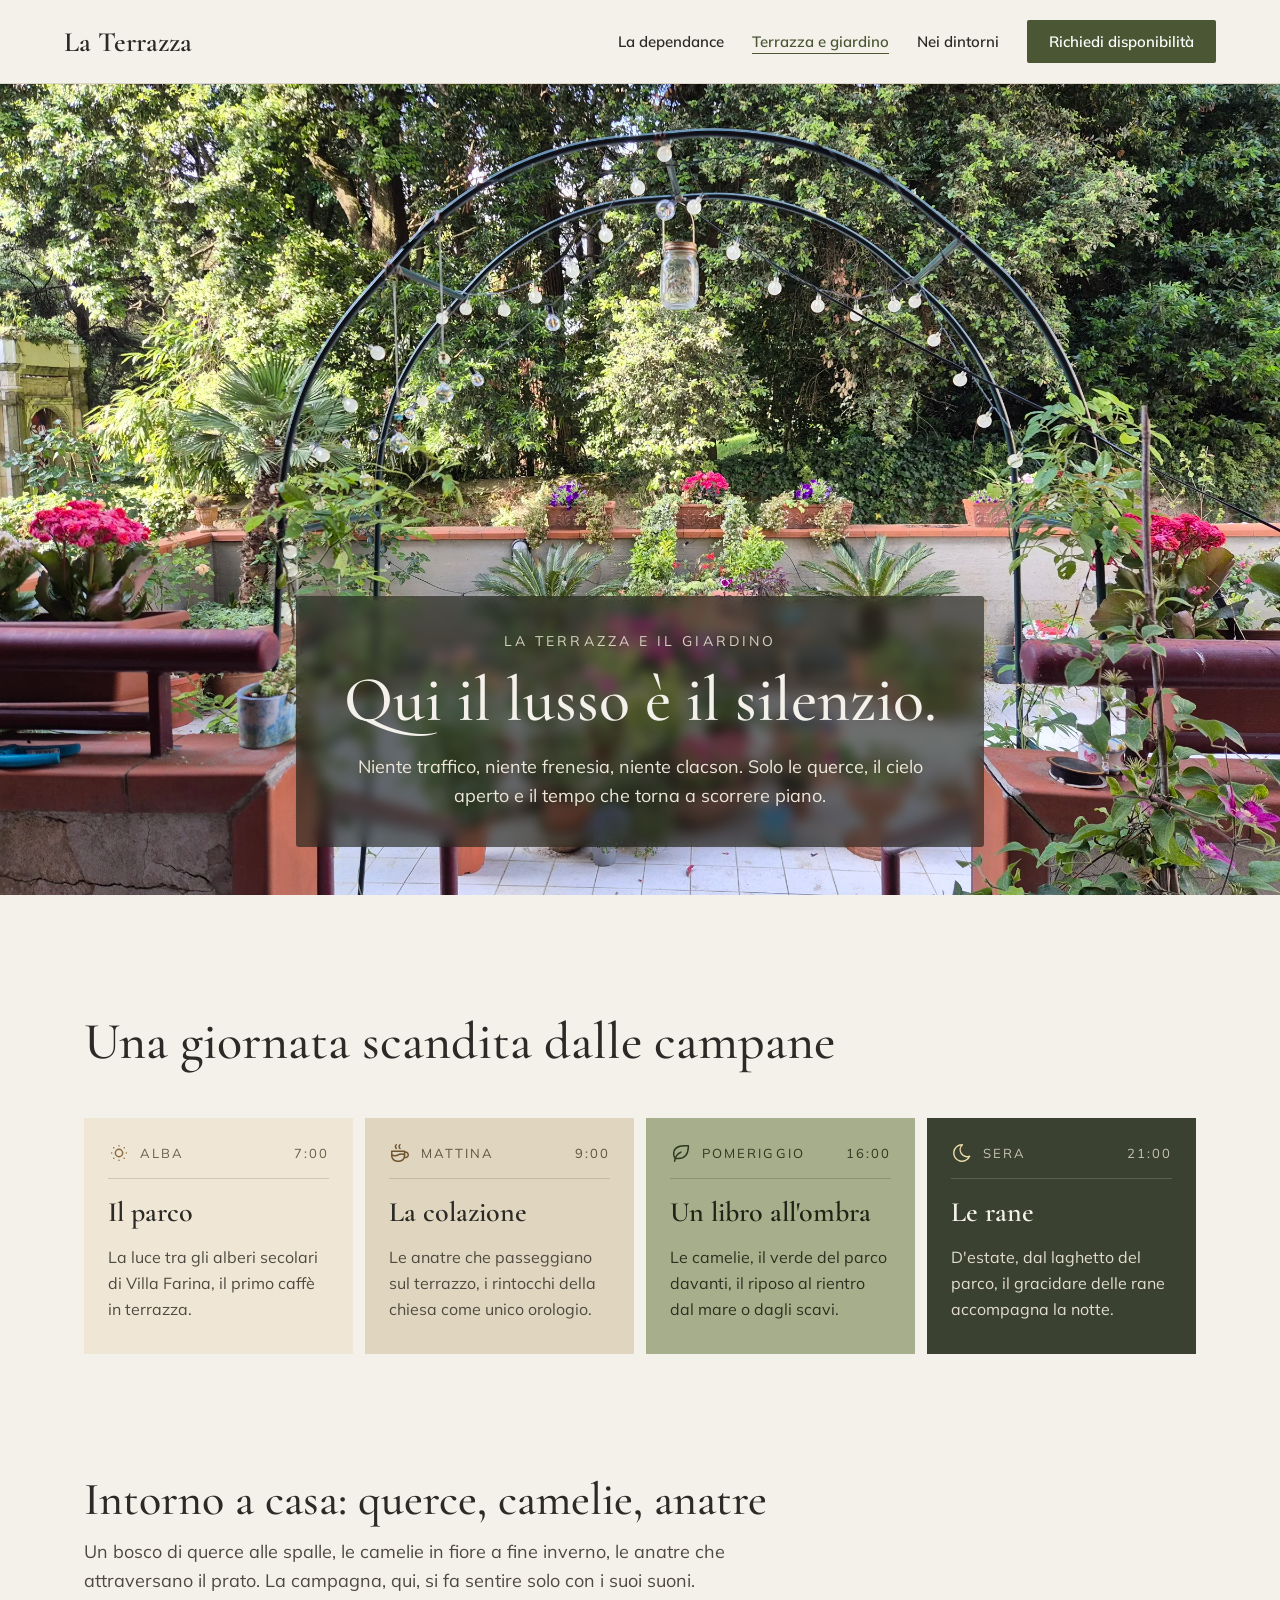
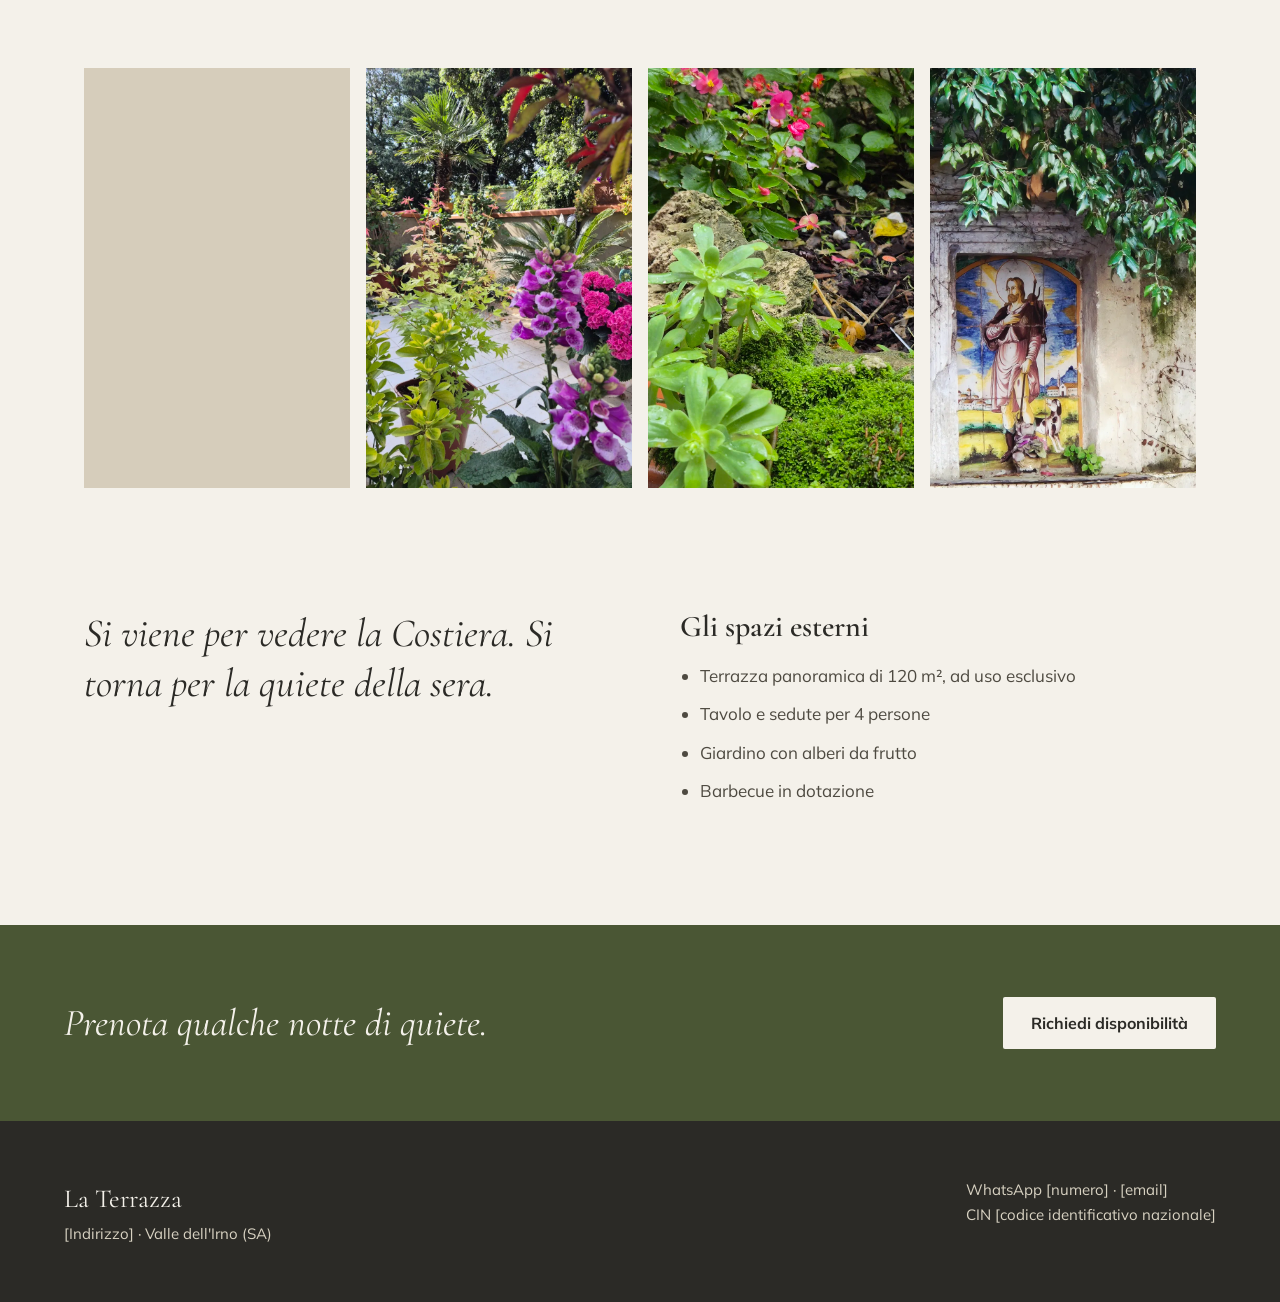
<file: terrazza.html>
<!doctype html>
<html lang="it">
  <head>
    <meta charset="utf-8" />
    <meta name="viewport" content="width=device-width, initial-scale=1" />
    <title>La Terrazza – La terrazza e il giardino</title>
    <meta
      name="description"
      content="La terrazza e il giardino: il silenzio della collina nella Valle dell'Irno."
    />
    <link rel="preconnect" href="https://fonts.googleapis.com" />
    <link
      href="https://fonts.googleapis.com/css2?family=Cormorant+Garamond:ital,wght@0,500;0,600;1,500&family=Mulish:wght@400;600;700&display=swap"
      rel="stylesheet"
    />
    <style>
      body {
        margin: 0;
        background: #f4f1ea;
      }
      a {
        color: #4a5634;
      }
      a:hover {
        color: #2f3820;
      }
    </style>
    <style>
      /* Una giornata in terrazza: 4 riquadri dal chiaro allo scuro */
      .giornata {
        list-style: none;
        margin: 0;
        padding: 0;
        display: grid;
        grid-template-columns: repeat(4, minmax(0, 1fr));
        gap: 12px;
      }
      .g-card {
        display: flex;
        flex-direction: column;
        gap: 18px;
        padding: 24px 24px 32px;
      }
      .g-top {
        display: flex;
        justify-content: space-between;
        align-items: center;
        gap: 12px;
        padding-bottom: 14px;
        border-bottom: 1px solid;
        font-size: 13px;
        letter-spacing: 0.16em;
        text-transform: uppercase;
      }
      .g-label { display: inline-flex; align-items: center; gap: 10px; }
      .g-ic { flex: none; }
      .g-title {
        margin: 0;
        font-family: "Cormorant Garamond", serif;
        font-weight: 600;
        font-size: 28px;
        line-height: 1.1;
      }
      .g-text { margin: 0; font-size: 16px; line-height: 1.6; }
      @media (max-width: 1000px) {
        .giornata { grid-template-columns: repeat(2, minmax(0, 1fr)); }
      }
      @media (max-width: 600px) {
        .giornata { grid-template-columns: minmax(0, 1fr); }
      }
    </style>
    <link rel="stylesheet" href="style.css" />
    <script src="menu.js" defer></script>
  </head>
  <body>
    <div
      style="
        font-family: &quot;Mulish&quot;, sans-serif;
        color: #2b2a26;
        background: #f4f1ea;
        min-height: 100vh;
      "
    >
      <header
        class="site-header"
        style="
          display: flex;
          flex-wrap: wrap;
          align-items: center;
          justify-content: space-between;
          gap: 16px 32px;
          padding: 20px 5%;
          border-bottom: 1px solid #ddd6c8;
          background: #f4f1ea;
        "
      >
        <a
          href="index.html"
          style="
            font-family: &quot;Cormorant Garamond&quot;, serif;
            font-size: 28px;
            font-weight: 600;
            color: #2b2a26;
            text-decoration: none;
          "
          >La Terrazza</a
        >
        <button
          type="button"
          class="menu-toggle"
          aria-expanded="false"
          aria-controls="menu-principale"
          aria-label="Apri il menu"
        >
          <svg
            class="icon-burger"
            aria-hidden="true"
            width="24"
            height="24"
            viewBox="0 0 24 24"
            fill="none"
            stroke="currentColor"
            stroke-width="1.8"
            stroke-linecap="round"
          >
            <path d="M4 7h16M4 12h16M4 17h16"></path>
          </svg>
          <svg
            class="icon-close"
            aria-hidden="true"
            width="24"
            height="24"
            viewBox="0 0 24 24"
            fill="none"
            stroke="currentColor"
            stroke-width="1.8"
            stroke-linecap="round"
          >
            <path d="M6 6l12 12M18 6L6 18"></path>
          </svg>
        </button>
        <nav
          id="menu-principale"
          class="site-nav"
          aria-label="Principale"
          style="
            display: flex;
            flex-wrap: wrap;
            align-items: center;
            gap: 8px 28px;
            font-size: 15px;
            font-weight: 600;
          "
        >
          <a
            href="dependance.html"
            style="color: #2b2a26; text-decoration: none; padding: 12px 0"
            >La dependance</a
          >
          <a
            href="terrazza.html"
            aria-current="page"
            style="
              color: #4a5634;
              text-decoration: underline;
              text-underline-offset: 6px;
              padding: 12px 0;
            "
            >Terrazza e giardino</a
          >
          <a
            href="dintorni.html"
            style="color: #2b2a26; text-decoration: none; padding: 12px 0"
            >Nei dintorni</a
          >
          <a
            href="contatti.html"
            style="
              color: #ffffff;
              background: #4a5634;
              text-decoration: none;
              padding: 12px 22px;
              border-radius: 2px;
            "
            >Richiedi disponibilità</a
          >
        </nav>
      </header>

      <section
        style="
          position: relative;
          height: calc(100svh - 89px);
          min-height: 480px;
          max-height: 900px;
          display: flex;
          align-items: flex-end;
          justify-content: center;
          padding: 0 5% 48px;
          box-sizing: border-box;
          background: url(&quot;img/terrazza/hero.webp&quot;) center 70% / cover
            no-repeat #2f3527;
        "
      >
        <div
          style="
            max-width: 760px;
            text-align: center;
            background: rgba(28, 30, 22, 0.62);
            -webkit-backdrop-filter: blur(6px);
            backdrop-filter: blur(6px);
            padding: 36px 44px;
            border-radius: 3px;
          "
        >
          <p
            style="
              margin: 0 0 16px;
              font-size: 14px;
              letter-spacing: 0.22em;
              text-transform: uppercase;
              color: #d8d2c2;
            "
          >
            La terrazza e il giardino
          </p>
          <h1
            style="
              margin: 0;
              font-family: &quot;Cormorant Garamond&quot;, serif;
              font-weight: 500;
              font-size: 64px;
              line-height: 1.05;
              color: #f4f1ea;
            "
          >
            Qui il lusso è il silenzio.
          </h1>
          <p
            style="
              margin: 20px auto 0;
              max-width: 600px;
              font-size: 18px;
              line-height: 1.6;
              color: #ede7da;
            "
          >
            Niente traffico, niente frenesia, niente clacson. Solo le querce, il
            cielo aperto e il tempo che torna a scorrere piano.
          </p>
        </div>
      </section>

      <section
        style="
          max-width: 1240px;
          margin: 0 auto;
          padding: 120px 5% 48px;
          box-sizing: border-box;
        "
      >
        <h2
          style="
            margin: 0 0 48px;
            font-family: &quot;Cormorant Garamond&quot;, serif;
            font-weight: 500;
            font-size: 52px;
            line-height: 1.05;
            max-width: 760px;
          "
        >
          Una giornata scandita dalle campane
        </h2>
        <ol class="giornata">
          <li class="g-card" style="background: #EFE6D6">
            <div class="g-top" style="color: #6B5F48; border-color: #D3C6AE">
              <span class="g-label"><svg class="g-ic" aria-hidden="true" width="22" height="22" viewBox="0 0 24 24" fill="none" stroke="#8A6A3A" stroke-width="1.6" stroke-linecap="round" stroke-linejoin="round"><path d="M8 12a4 4 0 1 0 8 0a4 4 0 1 0 -8 0"/><path d="M4 12h.01"/><path d="M12 4v.01"/><path d="M20 12h.01"/><path d="M12 20v.01"/><path d="M6.31 6.31l-.01 -.01"/><path d="M17.71 6.31l-.01 -.01"/><path d="M17.7 17.7l.01 .01"/><path d="M6.3 17.7l.01 .01"/></svg>Alba</span>
              <span>7:00</span>
            </div>
            <h3 class="g-title" style="color: #2B2A26">Il parco</h3>
            <p class="g-text" style="color: #4E4A41">La luce tra gli alberi secolari di Villa Farina, il primo caffè in terrazza.</p>
          </li>
          <li class="g-card" style="background: #E0D5BF">
            <div class="g-top" style="color: #5E5440; border-color: #C7B99D">
              <span class="g-label"><svg class="g-ic" aria-hidden="true" width="22" height="22" viewBox="0 0 24 24" fill="none" stroke="#6E5530" stroke-width="1.6" stroke-linecap="round" stroke-linejoin="round"><path d="M3 14c.83 .642 2.077 1.017 3.5 1c1.423 .017 2.67 -.358 3.5 -1c.83 -.642 2.077 -1.017 3.5 -1c1.423 -.017 2.67 .358 3.5 1"/><path d="M8 3a2.4 2.4 0 0 0 -1 2a2.4 2.4 0 0 0 1 2"/><path d="M12 3a2.4 2.4 0 0 0 -1 2a2.4 2.4 0 0 0 1 2"/><path d="M3 10h14v5a6 6 0 0 1 -6 6h-2a6 6 0 0 1 -6 -6v-5z"/><path d="M16.746 16.726a3 3 0 1 0 .252 -5.555"/></svg>Mattina</span>
              <span>9:00</span>
            </div>
            <h3 class="g-title" style="color: #2B2A26">La colazione</h3>
            <p class="g-text" style="color: #4E4A41">Le anatre che passeggiano sul terrazzo, i rintocchi della chiesa come unico orologio.</p>
          </li>
          <li class="g-card" style="background: #A7AE8B">
            <div class="g-top" style="color: #2F3820; border-color: #8C9471">
              <span class="g-label"><svg class="g-ic" aria-hidden="true" width="22" height="22" viewBox="0 0 24 24" fill="none" stroke="#2F3820" stroke-width="1.6" stroke-linecap="round" stroke-linejoin="round"><path d="M5 21c.5 -4.5 2.5 -8 7 -10"/><path d="M9 18c6.218 0 10.5 -3.288 11 -12v-2h-4.014c-9 0 -11.986 4 -12 9c0 1 0 3 2 5h3z"/></svg>Pomeriggio</span>
              <span>16:00</span>
            </div>
            <h3 class="g-title" style="color: #1F2416">Un libro all'ombra</h3>
            <p class="g-text" style="color: #2B3020">Le camelie, il verde del parco davanti, il riposo al rientro dal mare o dagli scavi.</p>
          </li>
          <li class="g-card" style="background: #3B4130">
            <div class="g-top" style="color: #C9C3B3; border-color: #5A604B">
              <span class="g-label"><svg class="g-ic" aria-hidden="true" width="22" height="22" viewBox="0 0 24 24" fill="none" stroke="#E8D9A8" stroke-width="1.6" stroke-linecap="round" stroke-linejoin="round"><path d="M12 3c.132 0 .263 0 .393 0a7.5 7.5 0 0 0 7.92 12.446a9 9 0 1 1 -8.313 -12.454z"/></svg>Sera</span>
              <span>21:00</span>
            </div>
            <h3 class="g-title" style="color: #F4F1EA">Le rane</h3>
            <p class="g-text" style="color: #E3DDCF">D'estate, dal laghetto del parco, il gracidare delle rane accompagna la notte.</p>
          </li>
        </ol>
      </section>

      <section
        style="
          max-width: 1240px;
          margin: 0 auto;
          padding: 72px 5% 0;
          box-sizing: border-box;
        "
      >
        <h2
          style="
            margin: 0 0 12px;
            font-family: &quot;Cormorant Garamond&quot;, serif;
            font-weight: 500;
            font-size: 46px;
            line-height: 1.1;
          "
        >
          Intorno a casa: querce, camelie, anatre
        </h2>
        <p
          style="
            margin: 0;
            max-width: 680px;
            font-size: 18px;
            line-height: 1.65;
            color: #4e4a41;
          "
        >
          Un bosco di querce alle spalle, le camelie in fiore a fine inverno, le
          anatre che attraversano il prato. La campagna, qui, si fa sentire solo
          con i suoi suoni.
        </p>
      </section>
      <section
        aria-label="Galleria della terrazza e del giardino"
        style="
          max-width: 1240px;
          margin: 0 auto;
          padding: 72px 5%;
          box-sizing: border-box;
          display: grid;
          grid-template-columns: repeat(auto-fit, minmax(260px, 1fr));
          gap: 16px;
        "
      >
        <div
          role="img"
          aria-label="Colazione all'aperto (foto temporanea)"
          style="
            min-height: 420px;
            background: #d6cdbb
              url(&quot;https://images.unsplash.com/photo-1766766788517-4bc7b9aff43a?auto=format&fit=crop&w=1600&q=70&quot;)
              center / cover no-repeat;
            display: flex;
            align-items: flex-end;
            padding: 16px;
            box-sizing: border-box;
            font-size: 12px;
            letter-spacing: 0.12em;
            text-transform: uppercase;
            color: #3f3b33;
          "
        >
        </div>
        <div
          role="img"
          aria-label="Fiori in terrazza"
          style="
            min-height: 420px;
            background: #d6cdbb
              url('img/terrazza/gard2.webp')
              center / cover no-repeat;
            display: flex;
            align-items: flex-end;
            padding: 16px;
            box-sizing: border-box;
            font-size: 12px;
            letter-spacing: 0.12em;
            text-transform: uppercase;
            color: #3f3b33;
          "
        >
        </div>
        <div
          role="img"
          aria-label="Muschi e fiori"
          style="
            min-height: 420px;
            background: #d6cdbb
              url('img/terrazza/gard7.webp')
              center / cover no-repeat;
            display: flex;
            align-items: flex-end;
            padding: 16px;
            box-sizing: border-box;
            font-size: 12px;
            letter-spacing: 0.12em;
            text-transform: uppercase;
            color: #d8d2c2;
          "
        >
        </div>
        <div
          role="img"
          aria-label="Edicola votiva"
          style="
            min-height: 420px;
            background: #d6cdbb
              url('img/terrazza/gard6.webp')
              20% 80% / cover no-repeat;
            display: flex;
            align-items: flex-end;
            padding: 16px;
            box-sizing: border-box;
            font-size: 12px;
            letter-spacing: 0.12em;
            text-transform: uppercase;
            color: #3f3b33;
          "
        >
        </div>
      </section>

      <section
        style="
          max-width: 1240px;
          margin: 0 auto;
          padding: 48px 5% 120px;
          box-sizing: border-box;
          display: grid;
          grid-template-columns: repeat(auto-fit, minmax(320px, 1fr));
          gap: 48px 80px;
          align-items: start;
        "
      >
        <p
          style="
            margin: 0;
            font-family: &quot;Cormorant Garamond&quot;, serif;
            font-style: italic;
            font-size: 40px;
            line-height: 1.25;
            color: #2b2a26;
          "
        >
          Si viene per vedere la Costiera. Si torna per la quiete della sera.
        </p>
        <div style="display: flex; flex-direction: column; gap: 18px">
          <h3
            style="
              margin: 0;
              font-family: &quot;Cormorant Garamond&quot;, serif;
              font-weight: 600;
              font-size: 30px;
            "
          >
            Gli spazi esterni
          </h3>
          <ul
            style="
              margin: 0;
              padding: 0 0 0 20px;
              display: grid;
              gap: 12px;
              font-size: 17px;
              line-height: 1.55;
              color: #4e4a41;
            "
          >
            <li>
              Terrazza panoramica di 120 m², ad uso esclusivo
            </li>
            <li>Tavolo e sedute per 4 persone </li>
            <li>Giardino con alberi da frutto</li>
            <li>Barbecue in dotazione</li>
          </ul>
        </div>
      </section>

      <section
        style="
          background: #4a5634;
          color: #f4f1ea;
          padding: 72px 5%;
          display: flex;
          flex-wrap: wrap;
          align-items: center;
          justify-content: space-between;
          gap: 24px;
        "
      >
        <p
          style="
            margin: 0;
            font-family: &quot;Cormorant Garamond&quot;, serif;
            font-size: 38px;
            font-style: italic;
          "
        >
          Prenota qualche notte di quiete.
        </p>
        <a
          href="contatti.html"
          style="
            background: #f4f1ea;
            color: #2b2a26;
            text-decoration: none;
            font-weight: 700;
            font-size: 16px;
            padding: 16px 28px;
            border-radius: 2px;
          "
          >Richiedi disponibilità</a
        >
      </section>

      <footer
        style="
          background: #2b2a26;
          color: #d8d2c2;
          padding: 56px 5%;
          display: flex;
          flex-wrap: wrap;
          justify-content: space-between;
          gap: 24px 48px;
          font-size: 15px;
          line-height: 1.7;
        "
      >
        <div>
          <div
            style="
              font-family: &quot;Cormorant Garamond&quot;, serif;
              font-size: 26px;
              color: #f4f1ea;
            "
          >
            La Terrazza
          </div>
          <div>[Indirizzo] · Valle dell'Irno (SA)</div>
        </div>
        <div>
          <div>WhatsApp [numero] · [email]</div>
          <div>CIN [codice identificativo nazionale]</div>
        </div>
      </footer>
    </div>
  </body>
</html>
</file>
<file: style.css>
/* Piccoli aggiustamenti per schermi stretti */
*,*::before,*::after{box-sizing:border-box}
img{max-width:100%;display:block}
@media (max-width: 760px){
  h1{font-size:52px !important;line-height:1.05 !important}
  h2{font-size:34px !important}
  section[aria-label] > div[style*="span 2"]{grid-column:auto !important}
  [style*="height: 720px"]{height:auto !important;min-height:600px;padding-top:120px}
  form, form + div{padding:0}
}

/* Menu a burger su smartphone */
.menu-toggle{display:none}
.menu-toggle .icon-close{display:none}
@media (max-width: 760px){
  .site-header{position:sticky;top:0;z-index:50;padding-top:12px !important;padding-bottom:12px !important}
  .menu-toggle{display:inline-flex;align-items:center;justify-content:center;width:48px;height:48px;padding:0;
    background:transparent;border:1px solid #C9C3B3;border-radius:2px;color:#2B2A26;cursor:pointer}
  .menu-toggle:focus-visible{outline:2px solid #4A5634;outline-offset:2px}
  .site-header.open .menu-toggle .icon-burger{display:none}
  .site-header.open .menu-toggle .icon-close{display:block}
  .site-nav{display:none !important;width:100%;flex-direction:column !important;align-items:stretch !important;
    gap:0 !important;padding:4px 0 16px;border-top:1px solid #DDD6C8}
  .site-header.open .site-nav{display:flex !important}
  .site-nav a{padding:16px 4px !important;font-size:18px !important;border-bottom:1px solid #E6E0D3}
  .site-nav a:last-child{margin-top:16px;text-align:center;border-bottom:0;padding:16px 22px !important}
}
</file>
